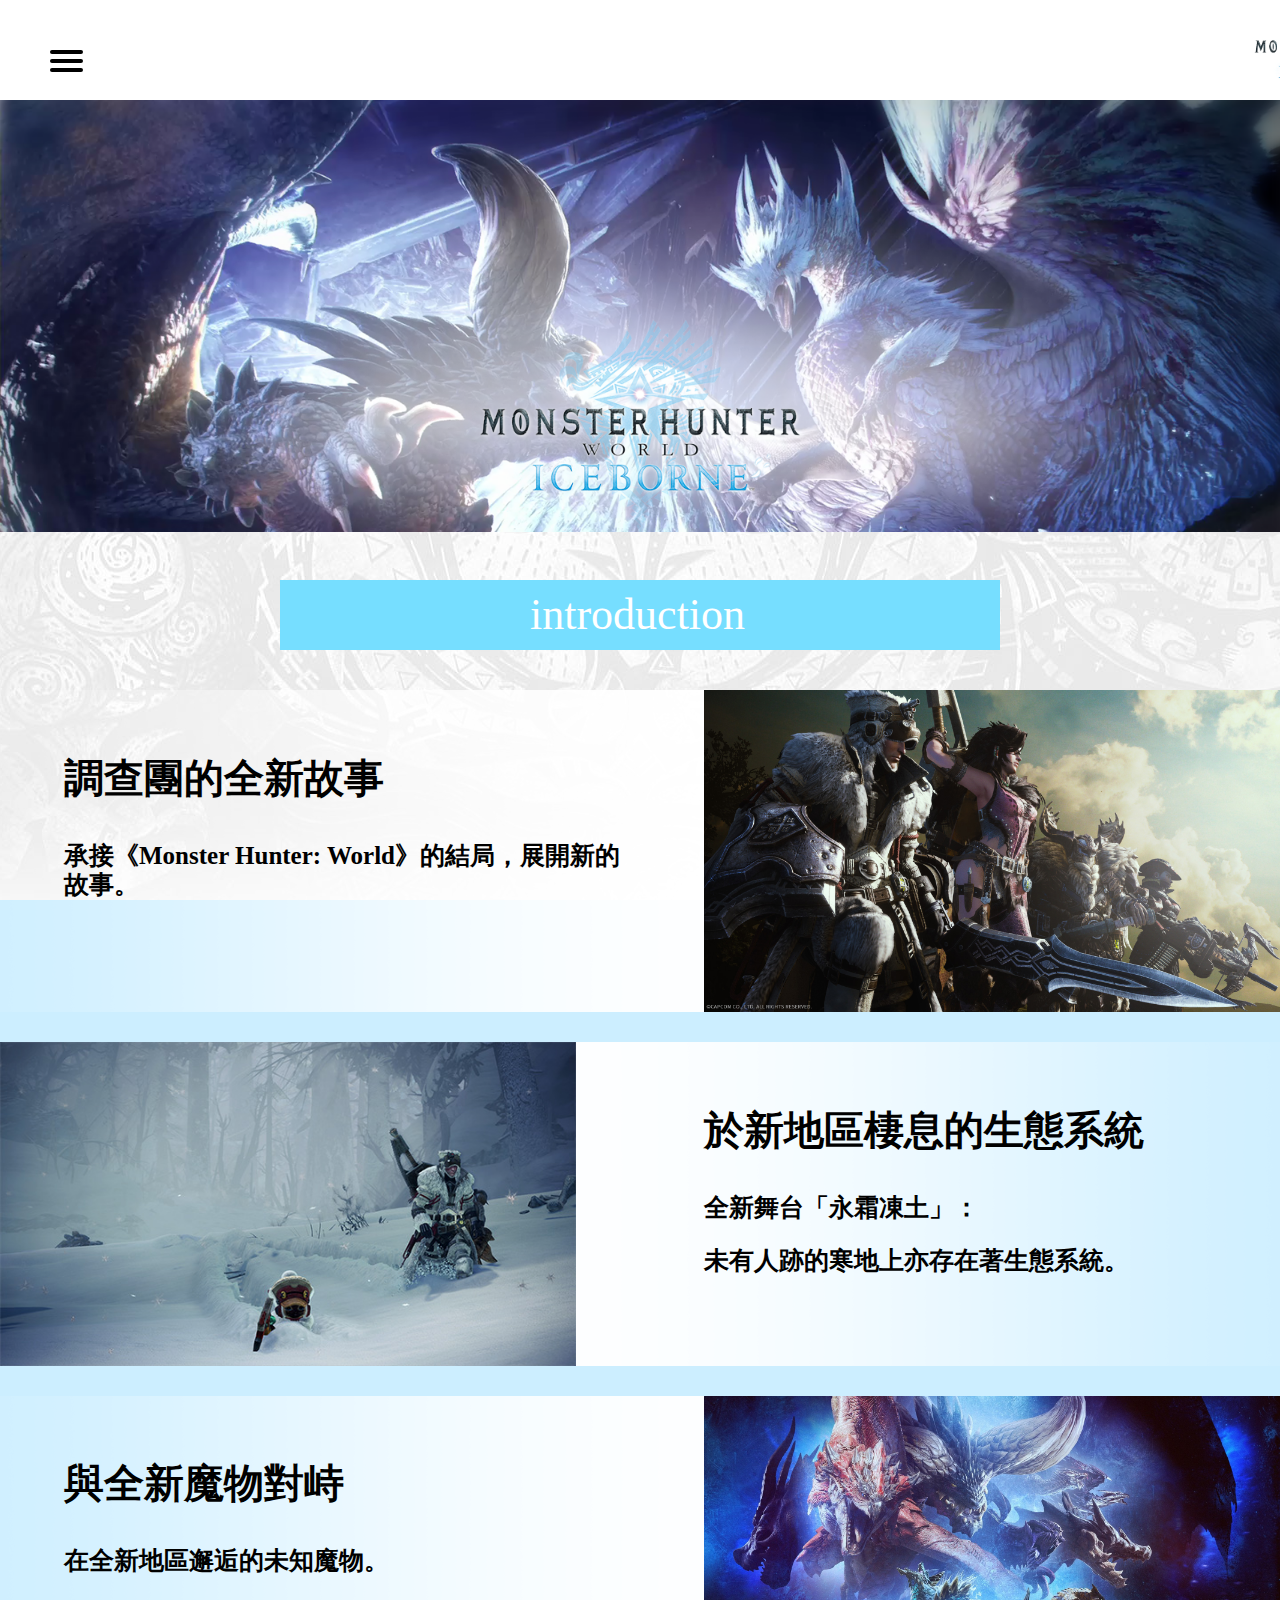
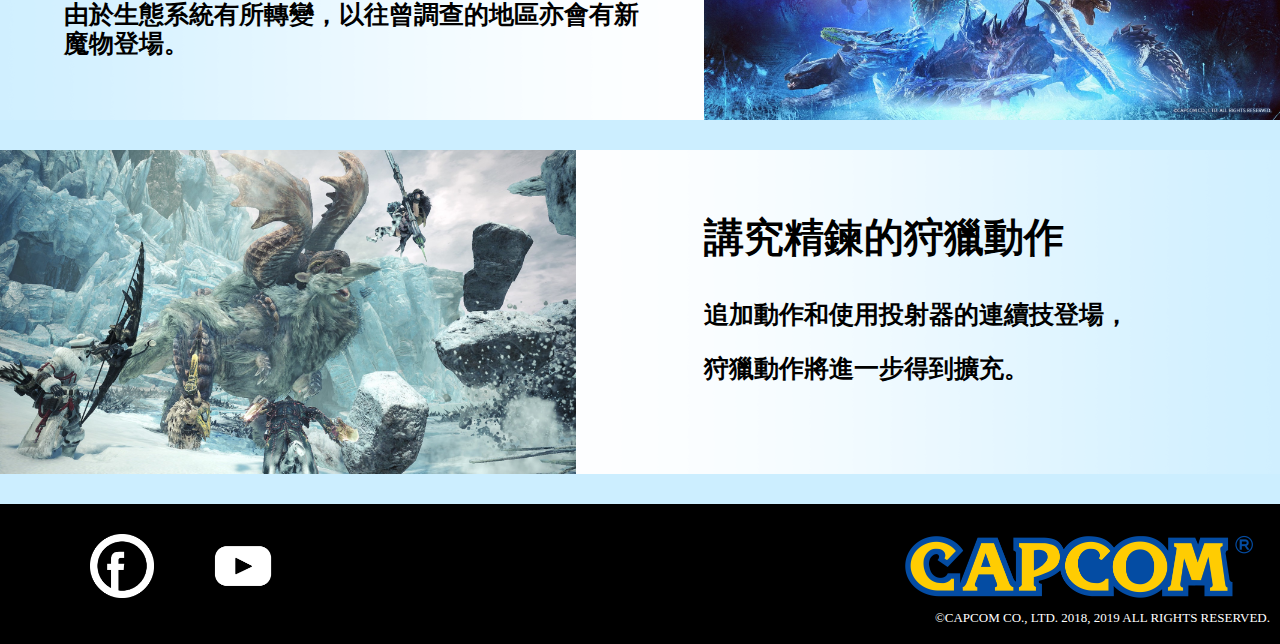
<file: index.html>
<!DOCTYPE html>

<html>
    <head>
        <title>HOMEPAGE</title>
        <link rel="stylesheet" type="text/css" href="css/normalize.css">
        <link rel="stylesheet" type="text/css" href="css/Hstyle.css">
        <meta name="viewport" content="width=device-width; initial-scale=1.0; maximum-scale=1.0; user-scalable=0;"> 
    </head>

    <body>
        <div class="container">
           <header>
               <div class="titlebar" >
               <nav role="navigation">
                <div id="menuToggle">
                  <input type="checkbox" />
                  <span></span>
                  <span></span>
                  <span></span>
                  <ul id="menu">
                    <a href="#"><li>NEWS</li></a>
                    <a href="#"><li>STORY</li></a>
                    <a href="monster.html" ><li>MONSTER</li></a>
                    <a href="#"><li>ECOSYSTEM</li></a>
                    <a href="#" ><li>HUNTING</li></a>
                  </ul>
                </div>
              </nav>
              <a href="index.html" title="回首頁">
                <img src="img/logo_iceborne_l.png" class="logo" alt="logo">
                </a>
             </div>
            <div class="coverbar">
               <nav>
                   <img src="img/head.png" alt="cover" class="cover">
               </nav>
            </div>
           </header> 
           <div class="inbox">
               <p class="introduction">introduction</p>
           </div>
           <div class="main1" class="mainbox">
           <article class="articlebox1">
               <p class="bigword">調查團的全新故事</p>
            <p>承接《Monster Hunter: World》的結局，展開新的故事。   
           </p></article>
           <img src="img/cover.jpg" alt="story"  class="image1">
           </div>
           <div class="main2" class="mainbox">
           <img src="img/iceborne.jpg" alt="ecosystem" class="image2" >
           <article  class="articlebox2">
            <p class="bigword">於新地區棲息的生態系統</p>
            <p>全新舞台「永霜凍土」：</p>
            <p>未有人跡的寒地上亦存在著生態系統。   
           </p></article>
           </div>
           <div class="main3" alt="monster" class="mainbox">
           <article  class="articlebox3">
            <p class="bigword">與全新魔物對峙</p>
            <p>在全新地區邂逅的未知魔物。</p>
            <p>由於生態系統有所轉變，以往曾調查的地區亦會有新魔物登場。
           </p></article>
           <img src="img/j_4HqavdoHt6Jw9qlh_zRDZvkop8VWpg6Nt1lNx68-s.jpg" class="image3">
           </div>
           <div class="main4" alt="hunting" class="mainbox">
           <img src="img/monster-hunter-world-iceborne-mhw-banbaro.jpg" class="image4">
           <article  class="articlebox4">
            <p class="bigword">講究精鍊的狩獵動作</p>
            <p>追加動作和使用投射器的連續技登場，</p>
            <p>狩獵動作將進一步得到擴充。
           </p></article>
           </div>
        </div>
    </body>
    <footer>
        <div class="footer2">
          <img class="fbicon" src="img/FB_WHITE.png" alt="fbicon">
          <img class="yticon" src="img/youtube-icon-FFFFFF.png" alt="yticon">
        <img class="capcomlogo" src="img/5592px-Capcom_logo.svg.png" alt="capcomicon" >
         
        </div>
        <div class="footer">
          <p class="capaomword">©CAPCOM CO., LTD. 2018, 2019 ALL RIGHTS RESERVED.</p>
        </div>
    </footer>
</html>
</file>
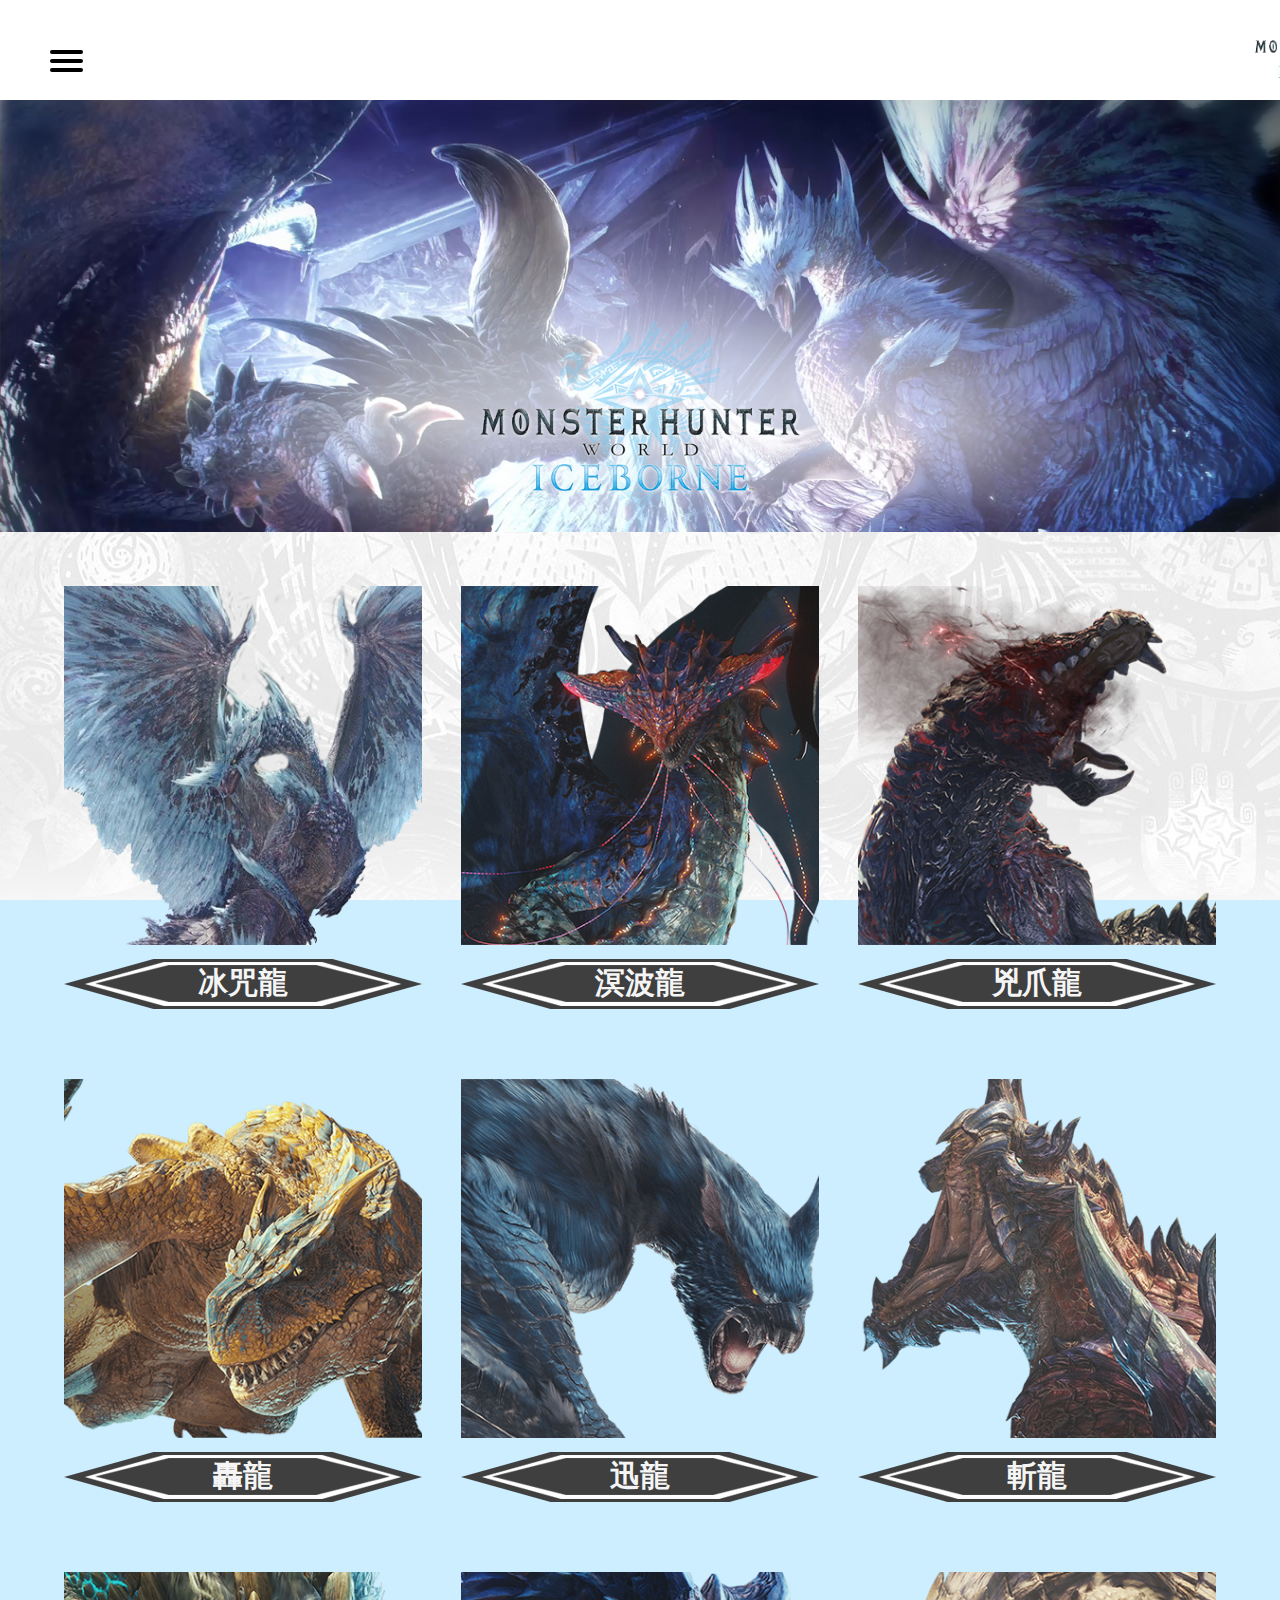
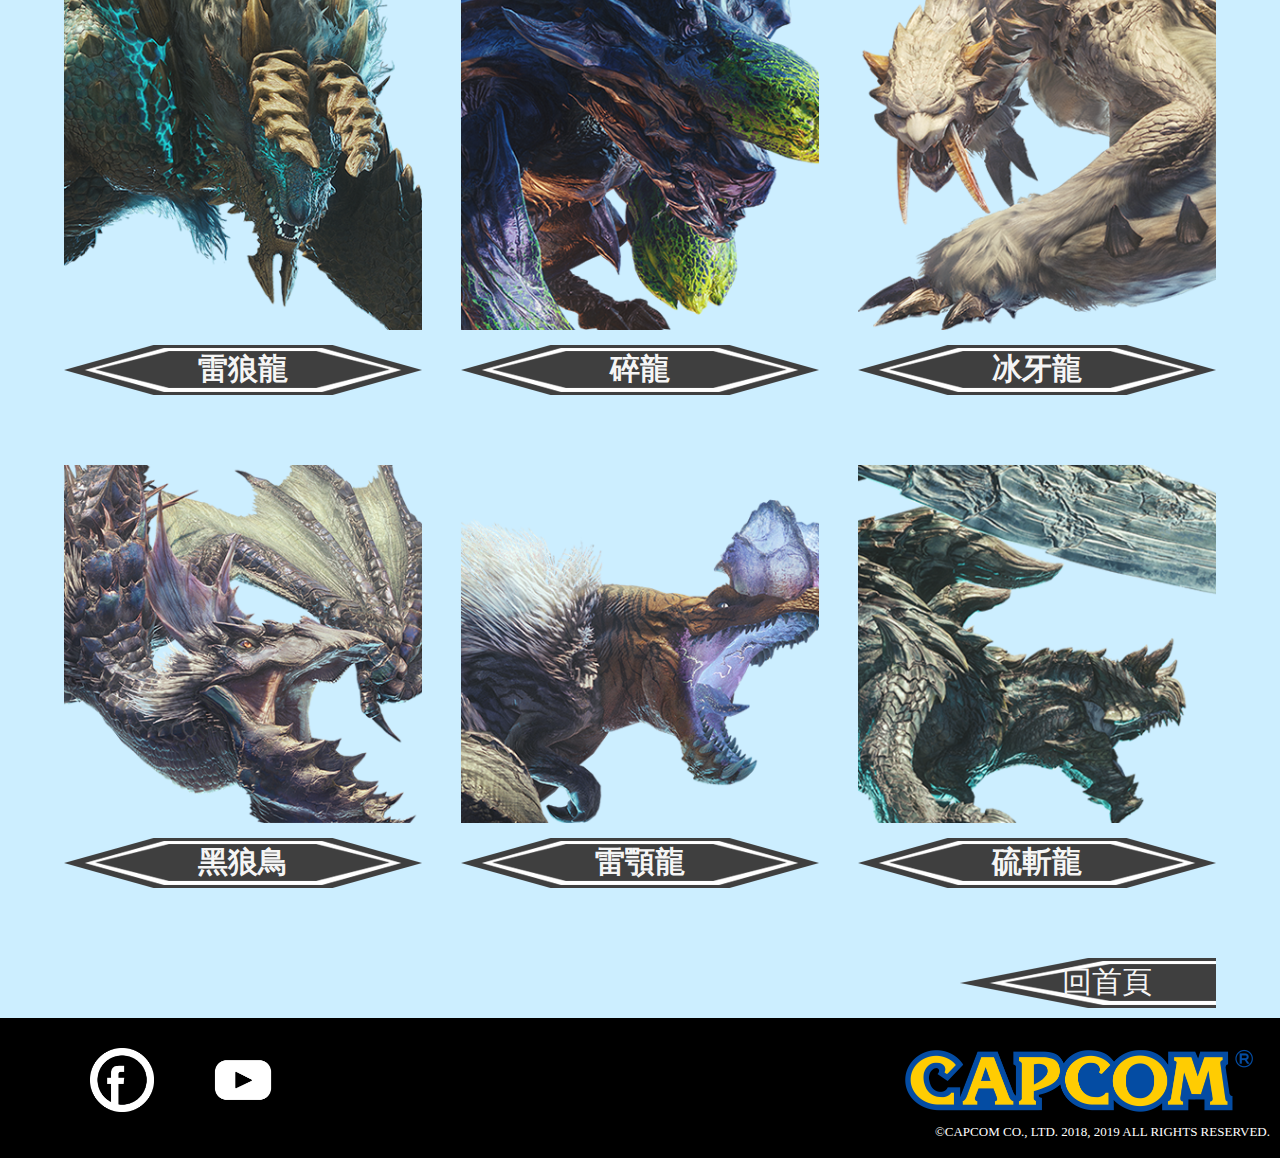
<file: monster.html>
<!DOCTYPE html>
<html>
   
     <head>
         <title>MONSTER</title>
        <link href="css\style.css" type="text/css" rel="stylesheet">
        <link href="css\normalize.css" type="text/css" rel="stylesheet">
        <meta name="viewport" content="width=device-width; initial-scale=1.0; maximum-scale=1.0; user-scalable=0;">
    </head> 
 <body>
    <div class="container">
        <header>
          <div class="titlebar" >
            <nav role="navigation">
             <div id="menuToggle">
               <input type="checkbox" />
               <span></span>
               <span></span>
               <span></span>
               <ul id="menu">
                 <a href="#"><li>NEWS</li></a>
                 <a href="#"><li>STORY</li></a>
                 <a href="monster.html"><li>MONSTER</li></a>
                 <a href="#"><li>ECOSYSTEM</li></a>
                 <a href="#" ><li>HUNTING</li></a>
               </ul>
             </div>
           </nav>
           <a href="index.html" title="回首頁">
             <img src="img/logo_iceborne_l.png" class="logo" alt="logo">
             </a>
          </div>
         <div class="coverbar">
            <nav>
                <img src="img/head.png" alt="cover" class="cover">
            </nav>
         </div>
        </header> 
    <div class="mainmonster" >
        <div class="monsterbox">
        <a href="冰咒龍.html" title="冰咒龍">
        <img src="img\monster01s.png" class="monstericon" alt="monster01">
        </a>
        <a href="冰咒龍.html" style="text-decoration:none;" title="冰咒龍">
        <div class="monsterintro"><p class="monsterword">冰咒龍</p></div>
        </a>
        </div>
        <div class="monsterbox">
          <a href="溟波龍.html" title="溟波龍">
        <img src="img\monster02s.png" class="monstericon" alt="monster02">
        </a> 
         <a href="溟波龍.html" style="text-decoration:none;" title="溟波龍">
        <div class="monsterintro"><p class="monsterword">溟波龍</p></div>
        </a> 
        </div>
        <div class="monsterbox">
         <a href="兇爪龍.html" title="兇爪龍">
        <img src="img\monster03s.png" class="monstericon" alt="monster03">
        </a>
         <a href="兇爪龍.html" style="text-decoration:none;" title="兇爪龍">
        <div class="monsterintro"><p class="monsterword">兇爪龍</p></div>
        </a>  
        </div>
        <div class="monsterbox">
         <a href="轟龍.html" title="轟龍">
        <img src="img\monster04s.png" class="monstericon" alt="monster04">
        </a>
        <a href="轟龍.html" style="text-decoration:none;" title="轟龍"> 
        <div class="monsterintro"><p class="monsterword">轟龍</p></div>
        </a>   
        </div>
        <div class="monsterbox">
         <a href="迅龍.html" title="迅龍">
        <img src="img\monster05s.png" class="monstericon" alt="monster05">
        </a> 
         <a href="迅龍.html" style="text-decoration:none;" title="迅龍">
        <div class="monsterintro"><p class="monsterword">迅龍</p></div>
        </a>   
        </div>
        <div class="monsterbox">
        <a href="斬龍.html" title="斬龍">
        <img src="img\monster06s.png" class="monstericon" alt="monster06">
        </a> 
        <a href="斬龍.html" style="text-decoration:none;" title="斬龍">
        <div class="monsterintro"><p class="monsterword">斬龍</p></div>
        </a>   
        </div>
        <div class="monsterbox">
         <a href="雷狼龍.html" title="雷狼龍">
        <img src="img\monster07s.png" class="monstericon" alt="monster07">
        </a>  
         <a href="雷狼龍.html" style="text-decoration:none;" title="雷狼龍">
        <div class="monsterintro"><p class="monsterword">雷狼龍</p></div>
        </a>  
        </div>
        <div class="monsterbox">
        <a href="碎龍.html" title="碎龍">
        <img src="img\monster08s.png" class="monstericon" alt="monster08">
        </a>   
         <a href="碎龍.html" style="text-decoration:none;" title="碎龍">
        <div class="monsterintro"><p class="monsterword">碎龍</p></div>
        </a>
        </div>
        <div class="monsterbox">
         <a href="冰牙龍.html" title="冰牙龍">
        <img src="img\monster09s.png" class="monstericon" alt="monster09">
        </a> 
         <a href="冰牙龍.html" style="text-decoration:none;" title="冰牙龍">
        <div class="monsterintro"><p class="monsterword">冰牙龍</p></div>
        </a>   
        </div>
        <div class="monsterbox">
        <a href="黑狼鳥.html" title="黑狼鳥">
        <img src="img\monster10s.png" class="monstericon" alt="monster10">
        </a> 
         <a href="黑狼鳥.html" style="text-decoration:none;" title="黑狼鳥">
        <div class="monsterintro"><p class="monsterword">黑狼鳥</p></div>
        </a>  
        </div>
        <div class="monsterbox">
         <a href="雷顎龍.html" title="雷顎龍">
        <img src="img\monster11s.png" class="monstericon" alt="monster11">
        </a>
         <a href="雷顎龍.html" style="text-decoration:none;" title="雷顎龍">
        <div class="monsterintro"><p class="monsterword">雷顎龍</p></div>
        </a>    
        </div>
        <div class="monsterbox">
         <a href="硫斬龍.html" title="硫斬龍">
        <img src="img\monster12s.png" class="monstericon" alt="monster12">
        </a> 
         <a href="硫斬龍.html" style="text-decoration:none;" title="硫斬龍">
        <div class="monsterintro"><p class="monsterword">硫斬龍</p></div>
        </a>   
        </div>
        <div class="backbox">
        <a href="index.html" style="text-decoration:none;" title="回首頁">
        <div class="back"><p class="backword">回首頁</p></div>
        </a>
        </div>
    </div>
       
     </div>
 </body>
 <footer>
    <div class="footer2">
      <img class="fbicon" src="img/FB_WHITE.png" alt="fbicon">
      <img class="yticon" src="img/youtube-icon-FFFFFF.png" alt="yticon">
    <img class="capcomlogo" src="img/5592px-Capcom_logo.svg.png" alt="capcomicon" >
     
    </div>
    <div class="footer">
      <p class="capaomword">©CAPCOM CO., LTD. 2018, 2019 ALL RIGHTS RESERVED.</p>
    </div>
</footer>
    
    
    </html>
</file>
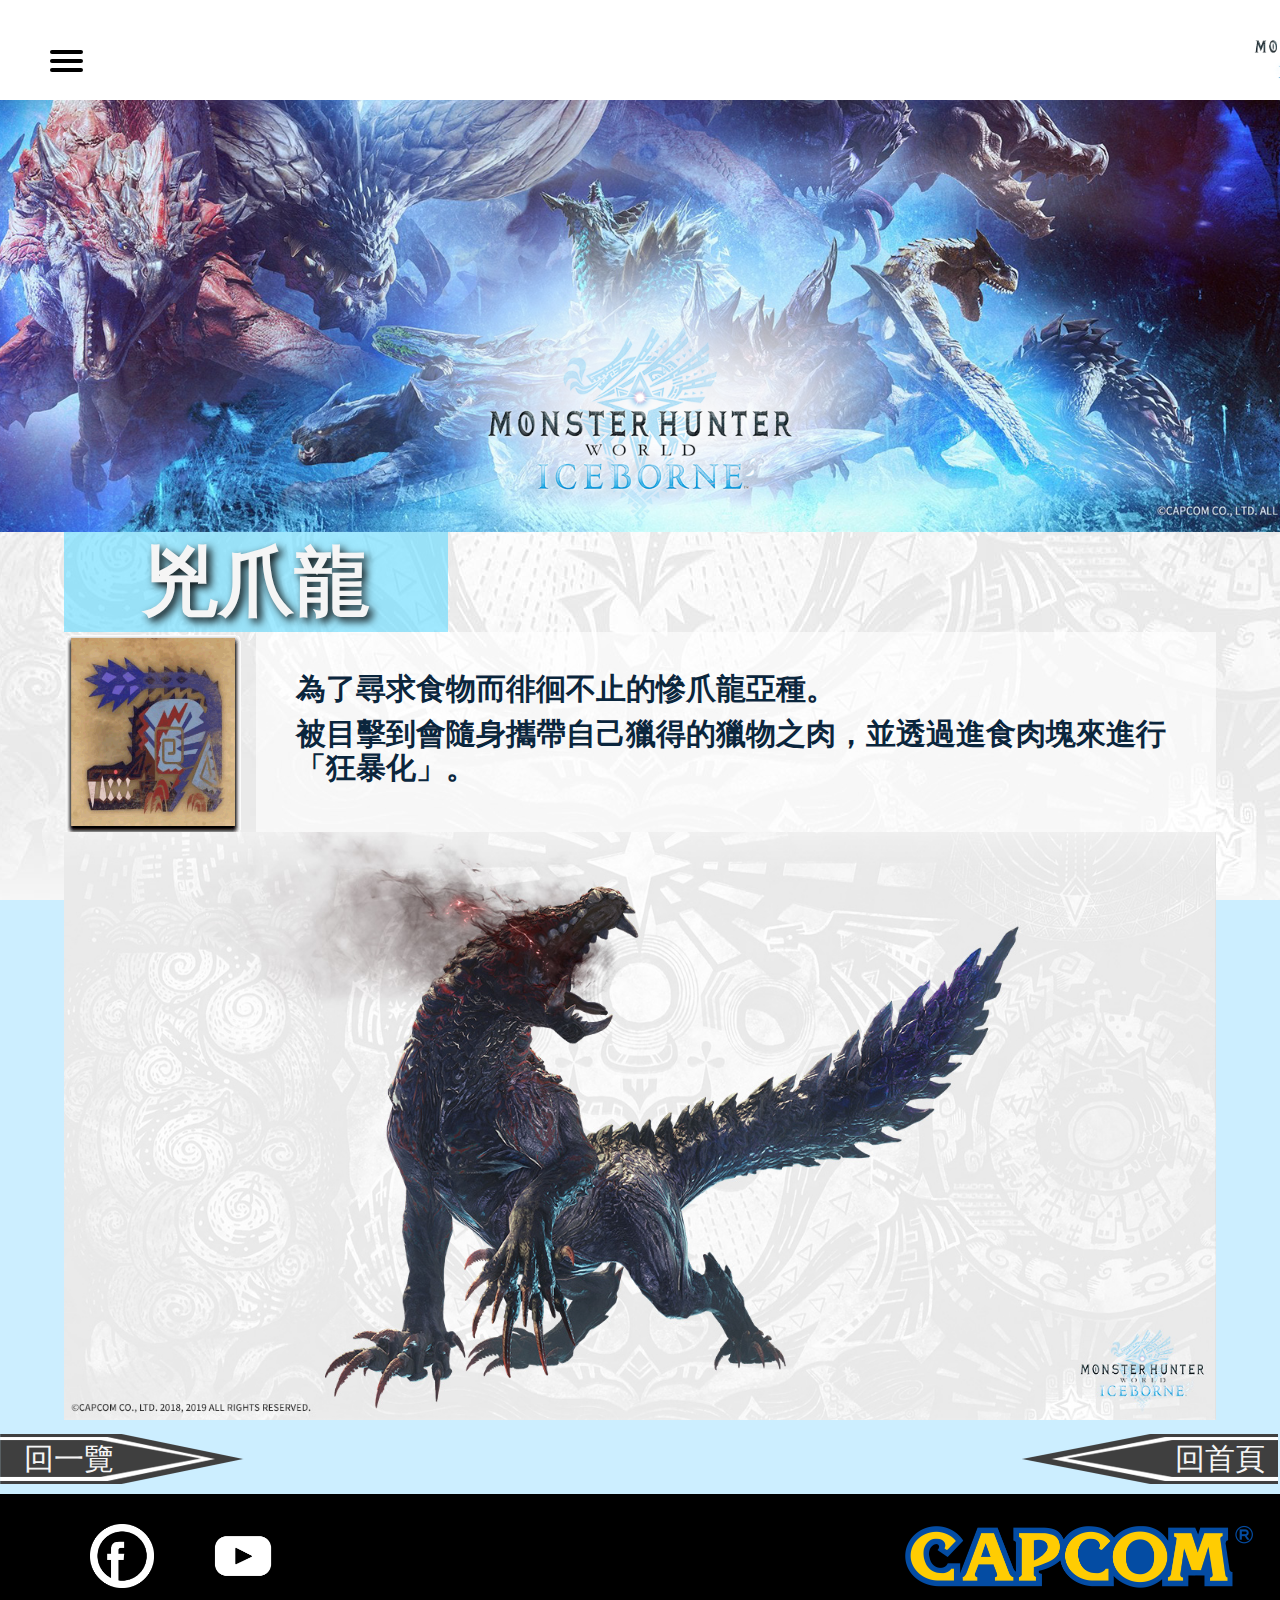
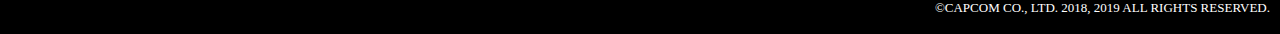
<file: 兇爪龍.html>
<!DOCTYPE html>
<html>
   
     <head>
         <title>兇爪龍</title>
        <link href="css\styleM.css" type="text/css" rel="stylesheet">
        <link href="css\normalize.css" type="text/css" rel="stylesheet">
        <meta name="viewport" content="width=device-width; initial-scale=1.0; maximum-scale=1.0; user-scalable=0;">
    </head> 
 <body>
    <div class="container">
        <header>
            <div class="titlebar" >
                <nav role="navigation">
                 <div id="menuToggle">
                   <input type="checkbox" />
                   <span></span>
                   <span></span>
                   <span></span>
                   <ul id="menu">
                     <a href="#"><li>NEWS</li></a>
                     <a href="#"><li>STORY</li></a>
                     <a href="monster.html"><li>MONSTER</li></a>
                     <a href="#"><li>ECOSYSTEM</li></a>
                     <a href="#" ><li>HUNTING</li></a>
                   </ul>
                 </div>
               </nav>
               <a href="index.html" title="回首頁">
                 <img src="img/logo_iceborne_l.png" class="logo" alt="logo">
                 </a>
              </div>
         <div class="coverbar">
            <img src="img/head2.png" alt="cover" class="cover">
         </div>
         <!--<nav>
            <ul class="navbar">
                <il class="news">NEWS</il>
                <il class="story">STORY</il>
                <il class="ecosystem">ECOSYSTEM</il>
                <a class="monster" href="monster.html" style="text-decoration:none;" class="monster:hover" title="monster">
                        <il >MONSTER</il>
                        </a>
                <il class="hunting">HUNTING</il>
            </ul>
        </nav>-->
        </header> 
    <div class="mainblock">
           <div class="monsternameblock"><p class="monstername">兇爪龍</p></div>
           <div class="monsterintroblock">
            <img src="img\兇爪.png" class="monstericon" alt="monsterimg">
               <div class="articleblock">
                    <p class="monsterword">為了尋求食物而徘徊不止的慘爪龍亞種。</p>
                    <p class="monsterword">被目擊到會隨身攜帶自己獵得的獵物之肉，並透過進食肉塊來進行「狂暴化」。</p>
               </div>
            </div>
           <img src="img\monster_08_large.jpg" class="mainmonster" alt="monster02">
           <div class="backbox">
            <a href="monster.html" style="text-decoration:none;" title="回一覽"class="back2">
             <p class="backword2">回一覽</p>
                    </a>
            <a href="index.html" style="text-decoration:none;" title="回首頁"class="back">
      <p class="backword">回首頁</p>
                </a>
        </div>
          
    </div>
     </div>
 </body>
 <footer>
    <div class="footer2">
      <img class="fbicon" src="img/FB_WHITE.png" alt="fbicon">
      <img class="yticon" src="img/youtube-icon-FFFFFF.png" alt="yticon">
    <img class="capcomlogo" src="img/5592px-Capcom_logo.svg.png" alt="capcomicon" >
     
    </div>
    <div class="footer">
      <p class="capaomword">©CAPCOM CO., LTD. 2018, 2019 ALL RIGHTS RESERVED.</p>
    </div>
</footer>
</html>
</file>
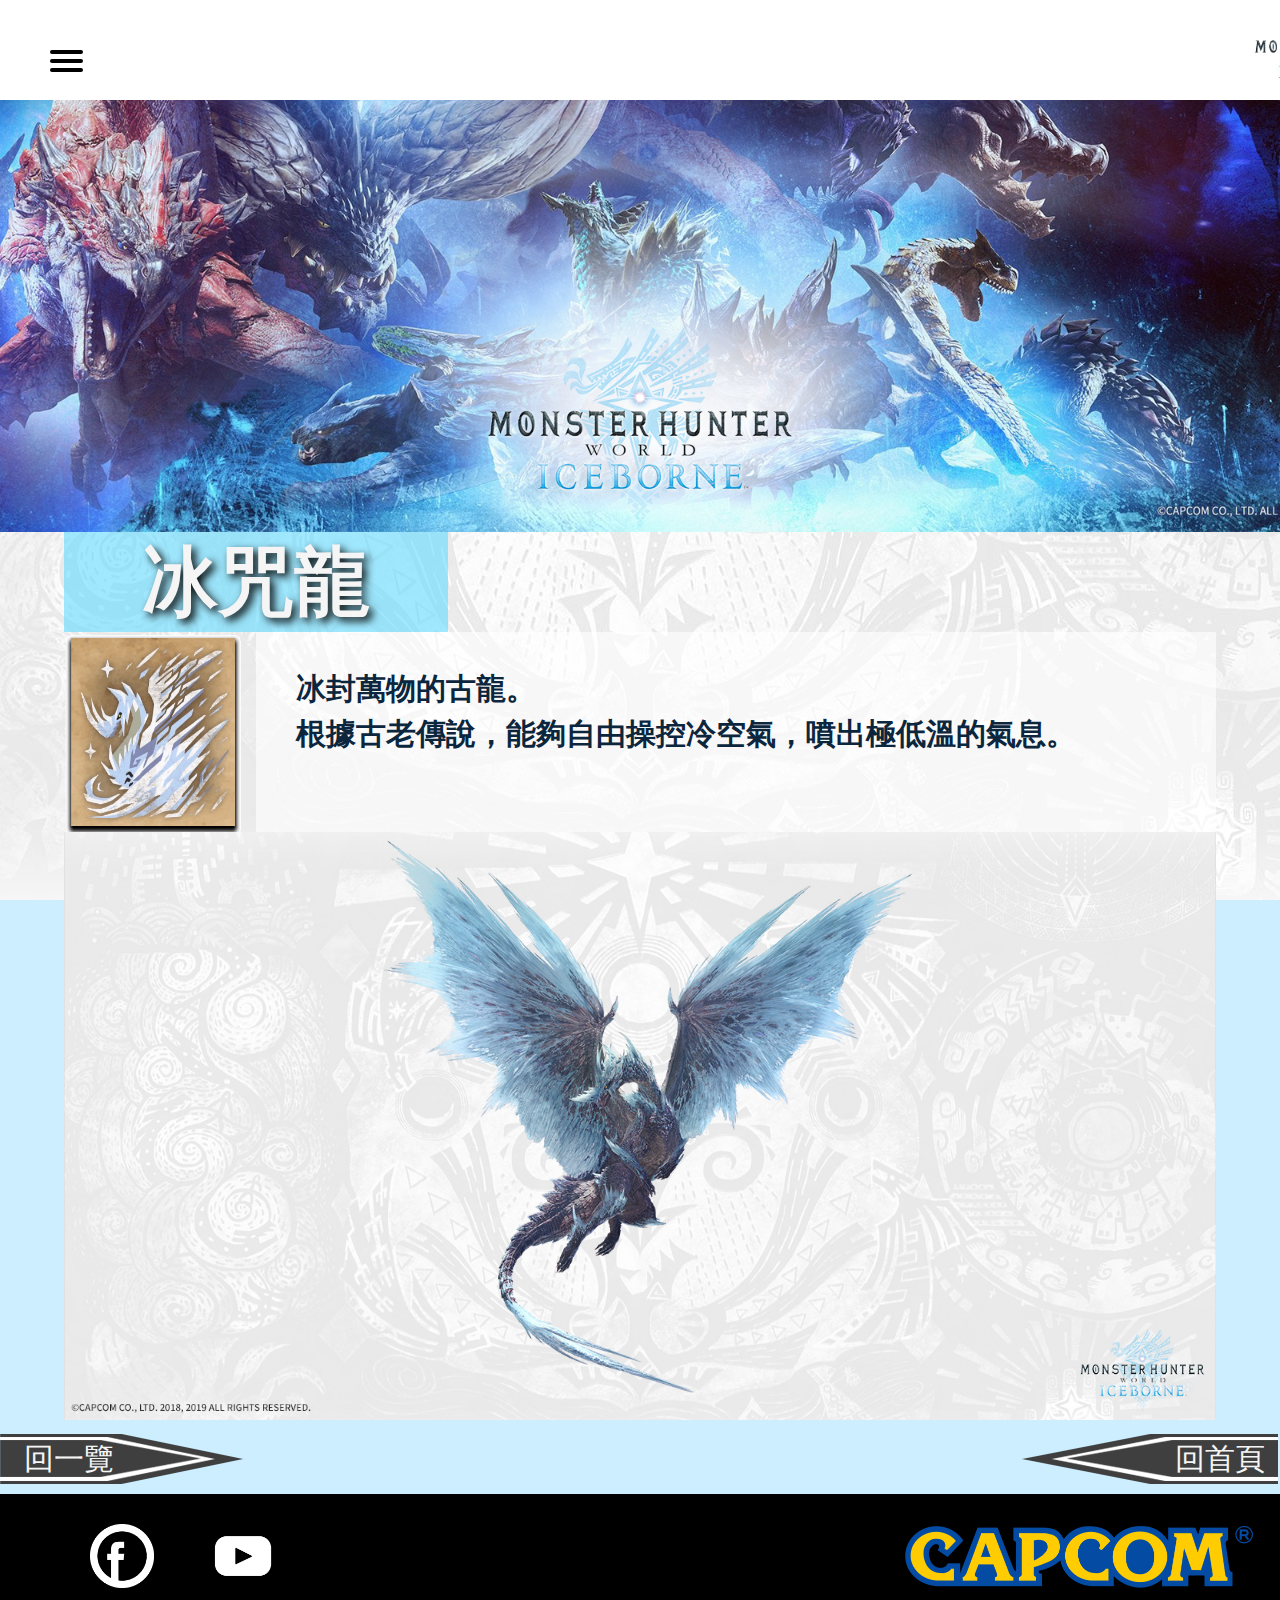
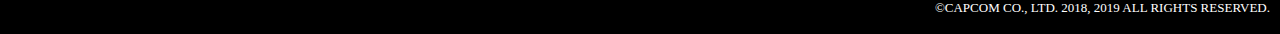
<file: 冰咒龍.html>
<!DOCTYPE html>
<html>
   
     <head>
         <title>冰咒龍</title>
        <link href="css\styleM.css" type="text/css" rel="stylesheet">
        <link href="css\normalize.css" type="text/css" rel="stylesheet">
        <meta name="viewport" content="width=device-width; initial-scale=1.0; maximum-scale=1.0; user-scalable=0;">
    </head> 
 <body>
    <div class="container">
        <header>
            <div class="titlebar" >
                <nav role="navigation">
                 <div id="menuToggle">
                   <input type="checkbox" />
                   <span></span>
                   <span></span>
                   <span></span>
                   <ul id="menu">
                     <a href="#"><li>NEWS</li></a>
                     <a href="#"><li>STORY</li></a>
                     <a href="monster.html"><li>MONSTER</li></a>
                     <a href="#"><li>ECOSYSTEM</li></a>
                     <a href="#" ><li>HUNTING</li></a>
                   </ul>
                 </div>
               </nav>
               <a href="index.html" title="回首頁">
                 <img src="img/logo_iceborne_l.png" class="logo" alt="logo">
                 </a>
              </div>
         <div class="coverbar">
            <img src="img/head2.png" alt="cover" class="cover">
         </div>
        </header> 
    <div class="mainblock">
           <div class="monsternameblock"><p class="monstername">冰咒龍</p></div>
           <div class="monsterintroblock">
               <img src="img\冰咒.png" class="monstericon" alt="monsterimg">
               <div class="articleblock">
                    <p class="monsterword">冰封萬物的古龍。</p>
                    <p class="monsterword">根據古老傳說，能夠自由操控冷空氣，噴出極低溫的氣息。</p>
               </div>
            </div>
           <img src="img\monster_main_large.jpg" class="mainmonster" alt="monster01">
           <div class="backbox">
            <a href="monster.html" style="text-decoration:none;" title="回一覽"class="back2">
             <p class="backword2">回一覽</p>
                    </a>
            <a href="index.html" style="text-decoration:none;" title="回首頁"class="back">
      <p class="backword">回首頁</p>
                </a>
        </div>
          
    </div>
     </div>
 </body>
 <footer>
    <div class="footer2">
      <img class="fbicon" src="img/FB_WHITE.png" alt="fbicon">
      <img class="yticon" src="img/youtube-icon-FFFFFF.png" alt="yticon">
    <img class="capcomlogo" src="img/5592px-Capcom_logo.svg.png" alt="capcomicon" >
     
    </div>
    <div class="footer">
      <p class="capaomword">©CAPCOM CO., LTD. 2018, 2019 ALL RIGHTS RESERVED.</p>
    </div>
</footer>
</html>
    
    </html>
</file>
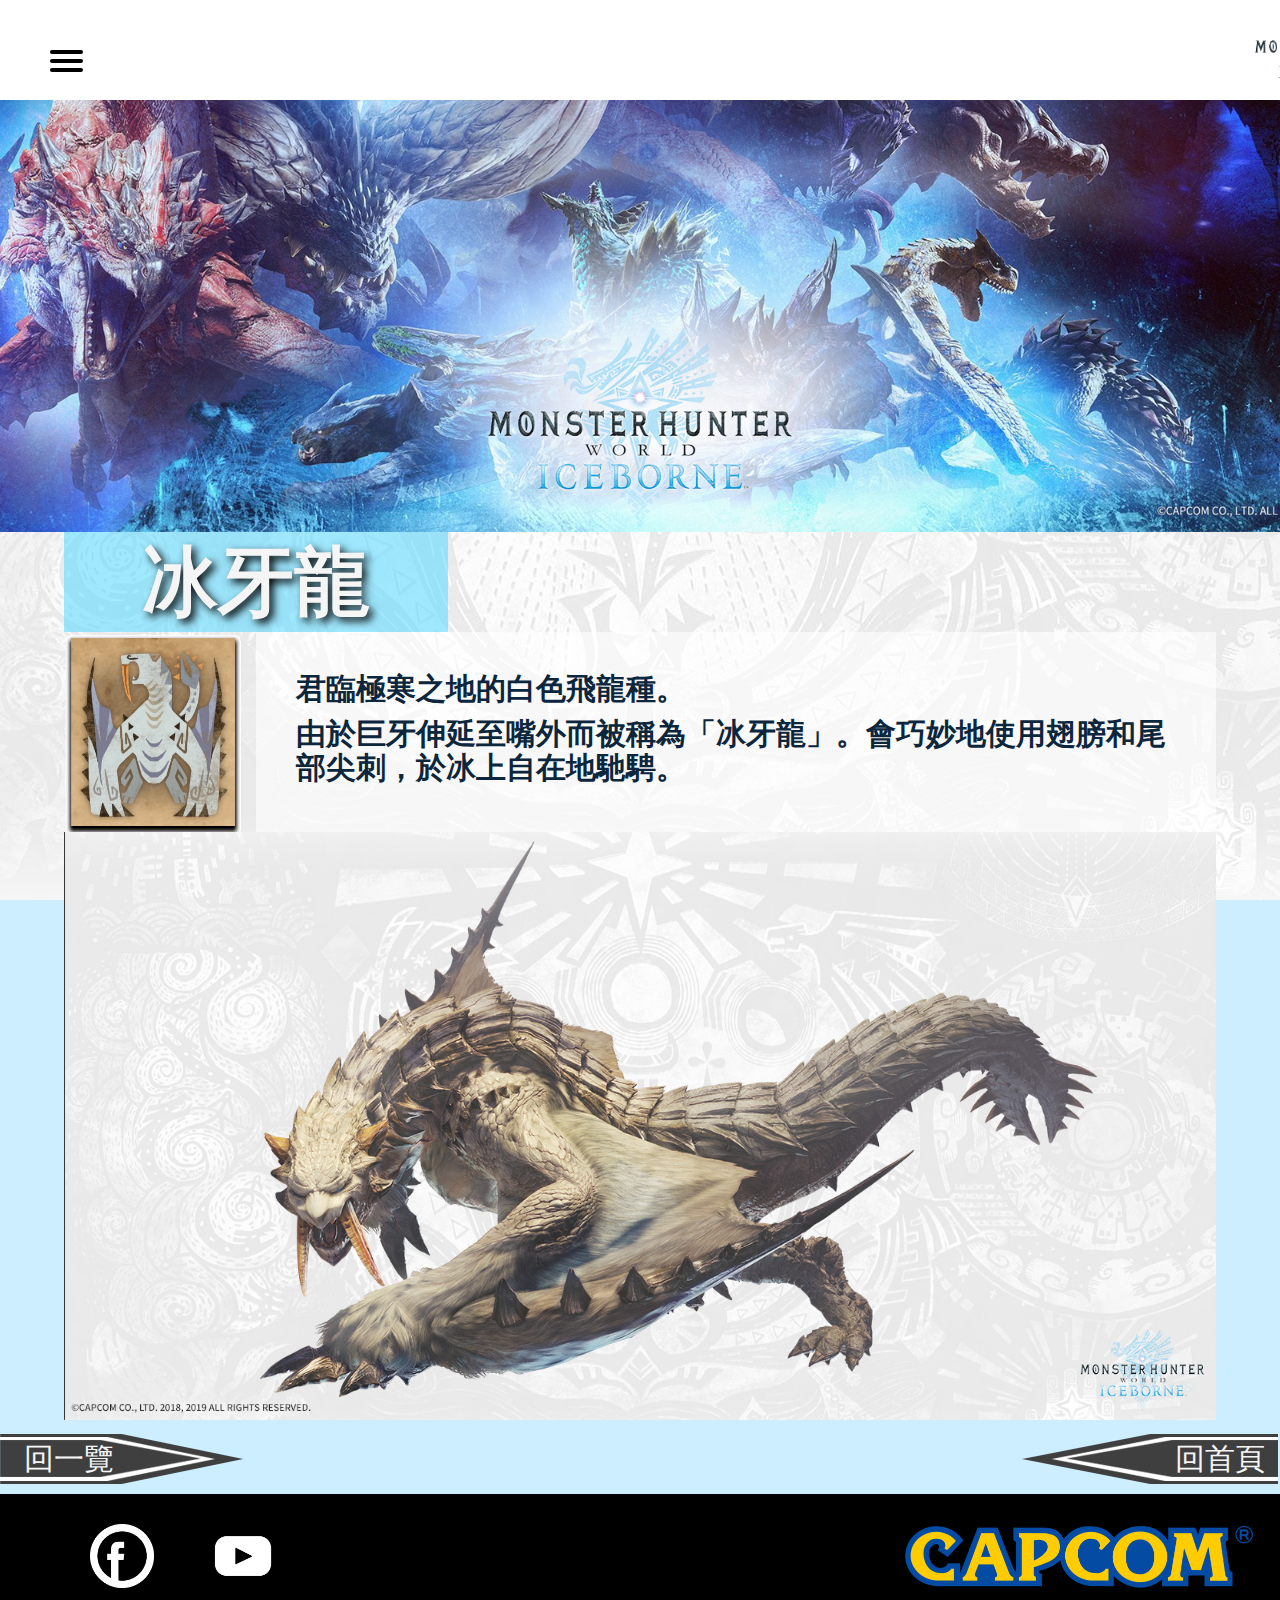
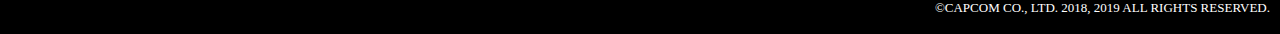
<file: 冰牙龍.html>
<!DOCTYPE html>
<html>
   
     <head>
         <title>冰牙龍</title>
        <link href="css\styleM.css" type="text/css" rel="stylesheet">
        <link href="css\normalize.css" type="text/css" rel="stylesheet">
        <meta name="viewport" content="width=device-width; initial-scale=1.0; maximum-scale=1.0; user-scalable=0;">
    </head> 
 <body>
    <div class="container">
        <header>
            <div class="titlebar" >
                <nav role="navigation">
                 <div id="menuToggle">
                   <input type="checkbox" />
                   <span></span>
                   <span></span>
                   <span></span>
                   <ul id="menu">
                     <a href="#"><li>NEWS</li></a>
                     <a href="#"><li>STORY</li></a>
                     <a href="monster.html"><li>MONSTER</li></a>
                     <a href="#"><li>ECOSYSTEM</li></a>
                     <a href="#" ><li>HUNTING</li></a>
                   </ul>
                 </div>
               </nav>
               <a href="index.html" title="回首頁">
                 <img src="img/logo_iceborne_l.png" class="logo" alt="logo">
                 </a>
              </div>
         <div class="coverbar">
            <img src="img/head2.png" alt="cover" class="cover">
         </div>
        </header> 
    <div class="mainblock">
           <div class="monsternameblock"><p class="monstername">冰牙龍</p></div>
           <div class="monsterintroblock">
            <img src="img\冰牙.png" class="monstericon" alt="monsterimg">
               <div class="articleblock">
                    <p class="monsterword">君臨極寒之地的白色飛龍種。</p>
                    <p class="monsterword">由於巨牙伸延至嘴外而被稱為「冰牙龍」。會巧妙地使用翅膀和尾部尖刺，於冰上自在地馳騁。</p>
               </div>
            </div>
           <img src="img\monster_10_large.jpg" class="mainmonster" alt="monster02">
           <div class="backbox">
            <a href="monster.html" style="text-decoration:none;" title="回一覽"class="back2">
             <p class="backword2">回一覽</p>
                    </a>
            <a href="index.html" style="text-decoration:none;" title="回首頁"class="back">
      <p class="backword">回首頁</p>
                </a>
        </div>
          
    </div>
     </div>
 </body>
 <footer>
    <div class="footer2">
      <img class="fbicon" src="img/FB_WHITE.png" alt="fbicon">
      <img class="yticon" src="img/youtube-icon-FFFFFF.png" alt="yticon">
    <img class="capcomlogo" src="img/5592px-Capcom_logo.svg.png" alt="capcomicon" >
     
    </div>
    <div class="footer">
      <p class="capaomword">©CAPCOM CO., LTD. 2018, 2019 ALL RIGHTS RESERVED.</p>
    </div>
</footer>
</html>
</file>
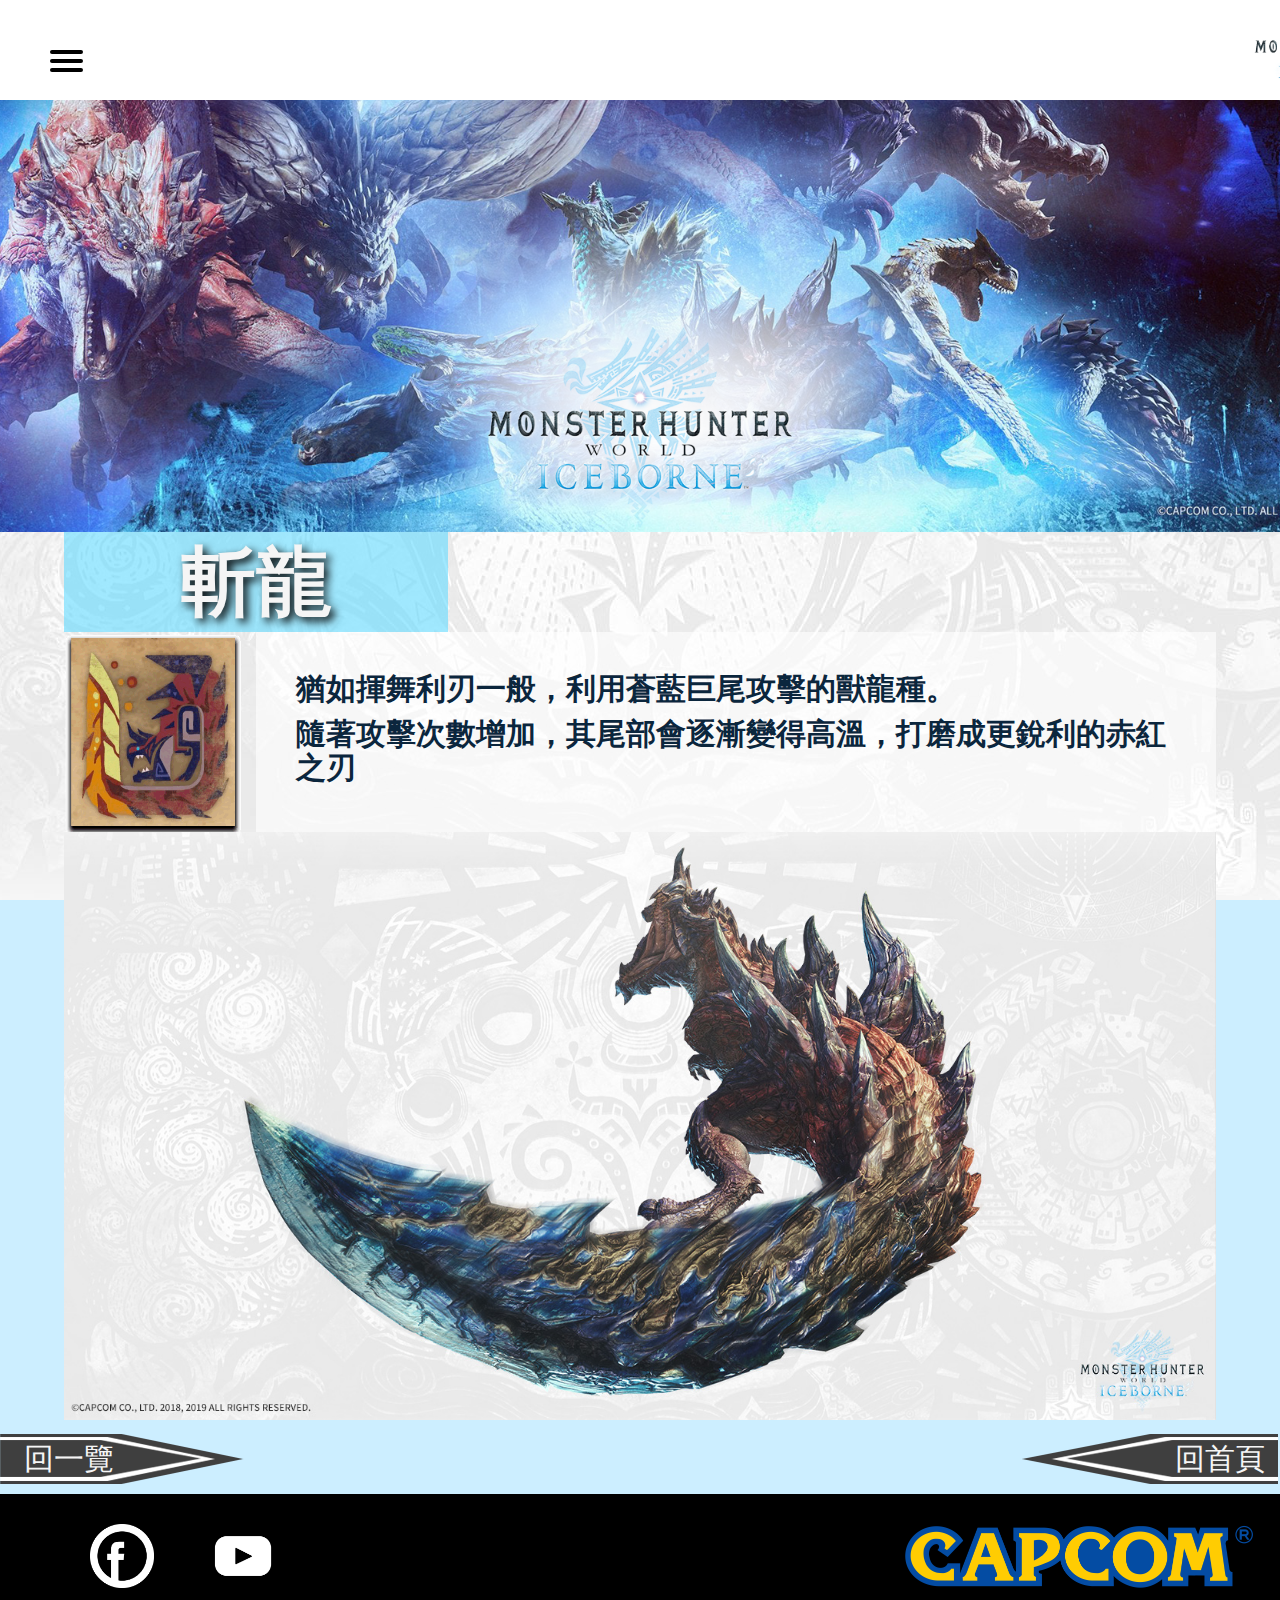
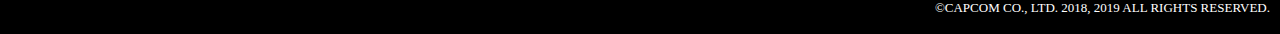
<file: 斬龍.html>
<!DOCTYPE html>
<html>
   
     <head>
         <title>斬龍</title>
        <link href="css\styleM.css" type="text/css" rel="stylesheet">
        <link href="css\normalize.css" type="text/css" rel="stylesheet">
        <meta name="viewport" content="width=device-width; initial-scale=1.0; maximum-scale=1.0; user-scalable=0;">
    </head> 
 <body>
    <div class="container">
        <header>
            <div class="titlebar" >
                <nav role="navigation">
                 <div id="menuToggle">
                   <input type="checkbox" />
                   <span></span>
                   <span></span>
                   <span></span>
                   <ul id="menu">
                     <a href="#"><li>NEWS</li></a>
                     <a href="#"><li>STORY</li></a>
                     <a href="monster.html"><li>MONSTER</li></a>
                     <a href="#"><li>ECOSYSTEM</li></a>
                     <a href="#" ><li>HUNTING</li></a>
                   </ul>
                 </div>
               </nav>
               <a href="index.html" title="回首頁">
                 <img src="img/logo_iceborne_l.png" class="logo" alt="logo">
                 </a>
              </div>
         <div class="coverbar">
            <img src="img/head2.png" alt="cover" class="cover">
         </div>
         <!--<nav>
            <ul class="navbar">
                <il class="news">NEWS</il>
                <il class="story">STORY</il>
                <il class="ecosystem">ECOSYSTEM</il>
                <a class="monster" href="monster.html" style="text-decoration:none;" class="monster:hover" title="monster">
                        <il >MONSTER</il>
                        </a>
                <il class="hunting">HUNTING</il>
            </ul>
        </nav>-->
        </header> 
    <div class="mainblock">
           <div class="monsternameblock"><p class="monstername">斬龍</p></div>
           <div class="monsterintroblock">
            <img src="img\斬龍.png" class="monstericon" alt="monsterimg">
               <div class="articleblock">
                    <p class="monsterword">猶如揮舞利刃一般，利用蒼藍巨尾攻擊的獸龍種。</p>
                    <p class="monsterword">隨著攻擊次數增加，其尾部會逐漸變得高溫，打磨成更銳利的赤紅之刃</p>
               </div>
            </div>
           <img src="img\monster_06_large.jpg" class="mainmonster" alt="monster02">
           <div class="backbox">
            <a href="monster.html" style="text-decoration:none;" title="回一覽"class="back2">
             <p class="backword2">回一覽</p>
                    </a>
            <a href="index.html" style="text-decoration:none;" title="回首頁"class="back">
      <p class="backword">回首頁</p>
                </a>
        </div>
    </div>
       
     </div>
 </body>
 <footer>
    <div class="footer2">
      <img class="fbicon" src="img/FB_WHITE.png" alt="fbicon">
      <img class="yticon" src="img/youtube-icon-FFFFFF.png" alt="yticon">
    <img class="capcomlogo" src="img/5592px-Capcom_logo.svg.png" alt="capcomicon" >
     
    </div>
    <div class="footer">
      <p class="capaomword">©CAPCOM CO., LTD. 2018, 2019 ALL RIGHTS RESERVED.</p>
    </div>
</footer>
</html>
</file>
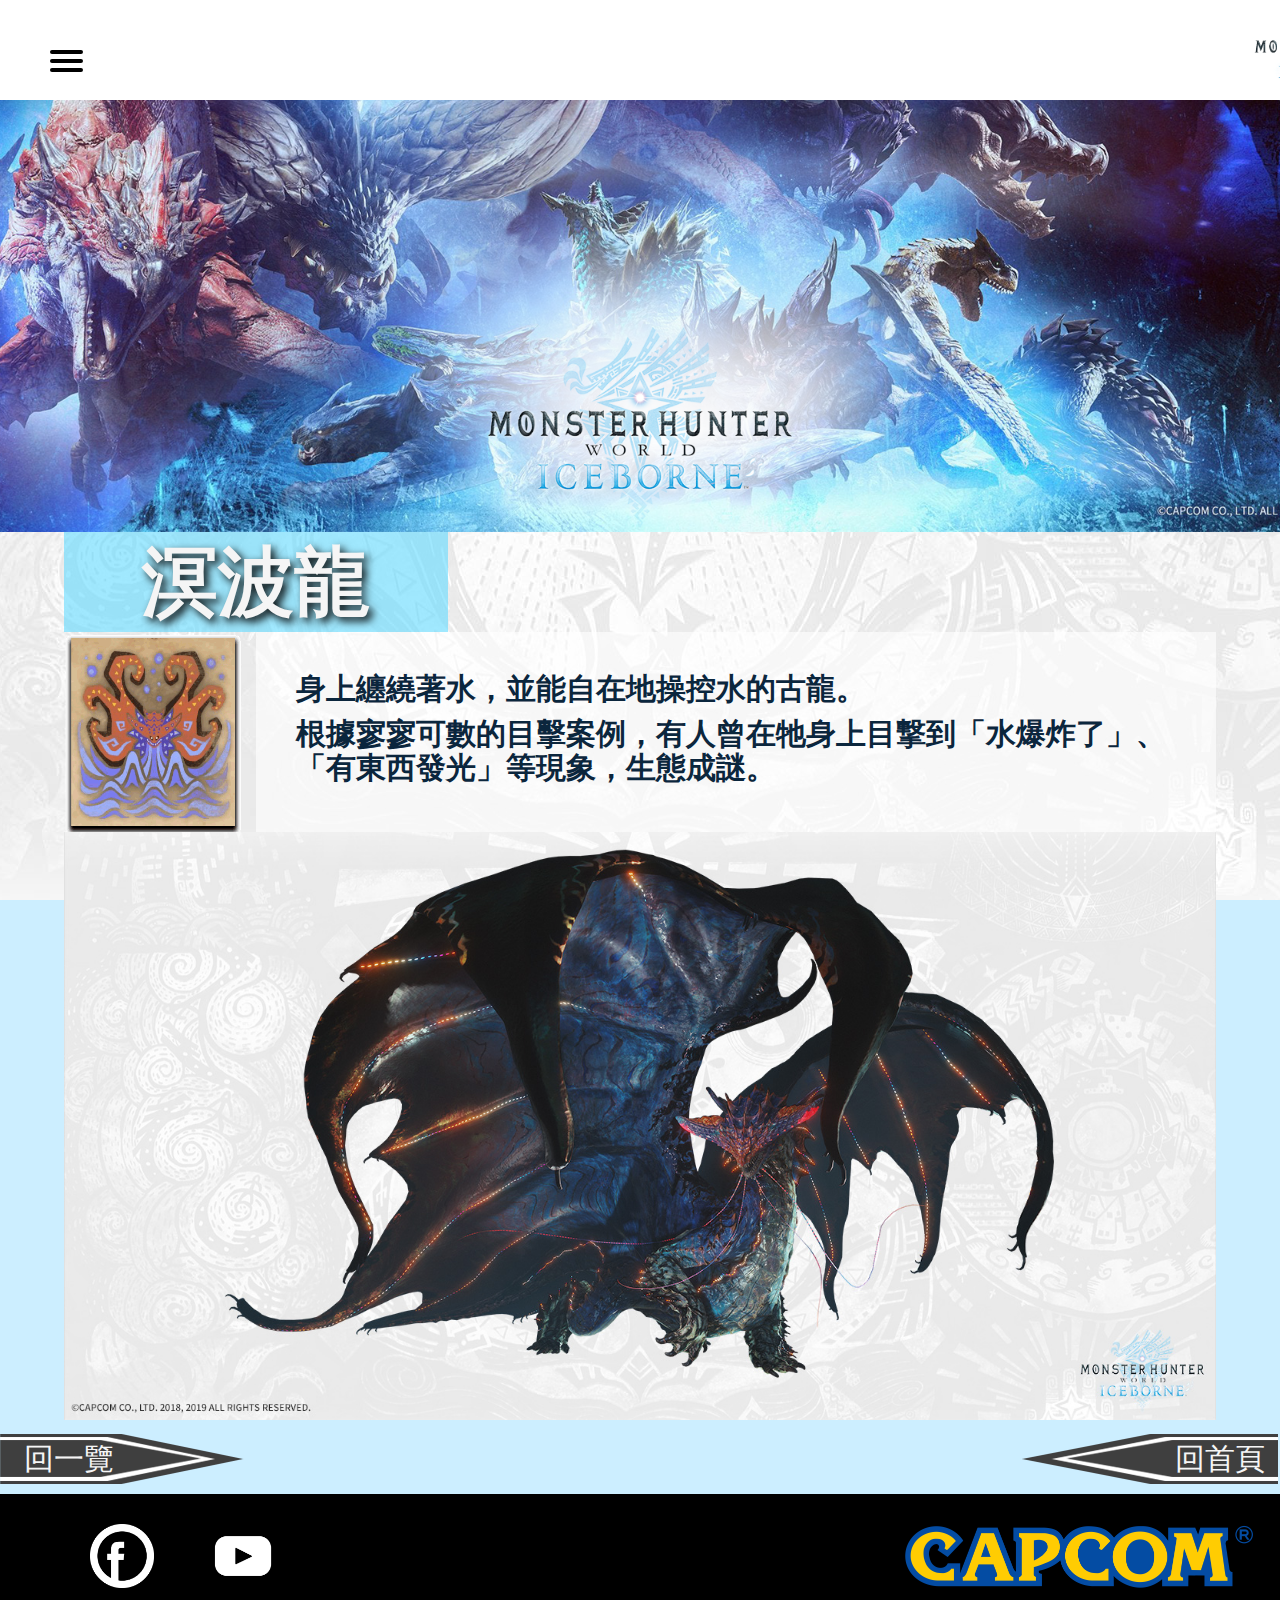
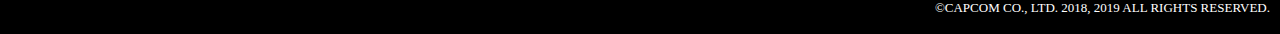
<file: 溟波龍.html>
<!DOCTYPE html>
<html>
   
     <head>
         <title>溟波龍</title>
         <link href="css\styleM.css" type="text/css" rel="stylesheet">
         <link href="css\normalize.css" type="text/css" rel="stylesheet">
         <meta name="viewport" content="width=device-width; initial-scale=1.0; maximum-scale=1.0; user-scalable=0;">
    </head> 
 <body>
    <div class="container">
        <header>
            <div class="titlebar" >
                <nav role="navigation">
                 <div id="menuToggle">
                   <input type="checkbox" />
                   <span></span>
                   <span></span>
                   <span></span>
                   <ul id="menu">
                     <a href="#"><li>NEWS</li></a>
                     <a href="#"><li>STORY</li></a>
                     <a href="monster.html"><li>MONSTER</li></a>
                     <a href="#"><li>ECOSYSTEM</li></a>
                     <a href="#" ><li>HUNTING</li></a>
                   </ul>
                 </div>
               </nav>
               <a href="index.html" title="回首頁">
                 <img src="img/logo_iceborne_l.png" class="logo" alt="logo">
                 </a>
              </div>
         <div class="coverbar">
            <img src="img/head2.png" alt="cover" class="cover">
         </div>
            <!-- <nav>
            <ul class="navbar">
                <il class="news">NEWS</il>
                <il class="story">STORY</il>
                <il class="ecosystem">ECOSYSTEM</il>
                <a class="monster" href="monster.html" style="text-decoration:none;" class="monster:hover" title="monster">
                        <il >MONSTER</il>
                        </a>
                <il class="hunting">HUNTING</il>
            </ul>
        </nav>-->
        </header> 
    <div class="mainblock">
           <div class="monsternameblock"><p class="monstername">溟波龍</p></div>
           <div class="monsterintroblock">
                <img src="img\溟波.png" class="monstericon" alt="monsterimg">
               <div class="articleblock">               
                    <p class="monsterword">身上纏繞著水，並能自在地操控水的古龍。</p>
                    <p class="monsterword">根據寥寥可數的目擊案例，有人曾在牠身上目撃到「水爆炸了」、「有東西發光」等現象，生態成謎。</p>
               </div>
            </div>
           <img src="img\monster_13_large.jpg" class="mainmonster" alt="monster02">
           <div class="backbox">
            <a href="monster.html" style="text-decoration:none;" title="回一覽"class="back2">
             <p class="backword2">回一覽</p>
                    </a>
            <a href="index.html" style="text-decoration:none;" title="回首頁"class="back">
      <p class="backword">回首頁</p>
                </a>
        </div>
          
    </div>
     </div>
 </body>
 <footer>
    <div class="footer2">
      <img class="fbicon" src="img/FB_WHITE.png" alt="fbicon">
      <img class="yticon" src="img/youtube-icon-FFFFFF.png" alt="yticon">
    <img class="capcomlogo" src="img/5592px-Capcom_logo.svg.png" alt="capcomicon" >
     
    </div>
    <div class="footer">
      <p class="capaomword">©CAPCOM CO., LTD. 2018, 2019 ALL RIGHTS RESERVED.</p>
    </div>
</footer>
</html>
</file>
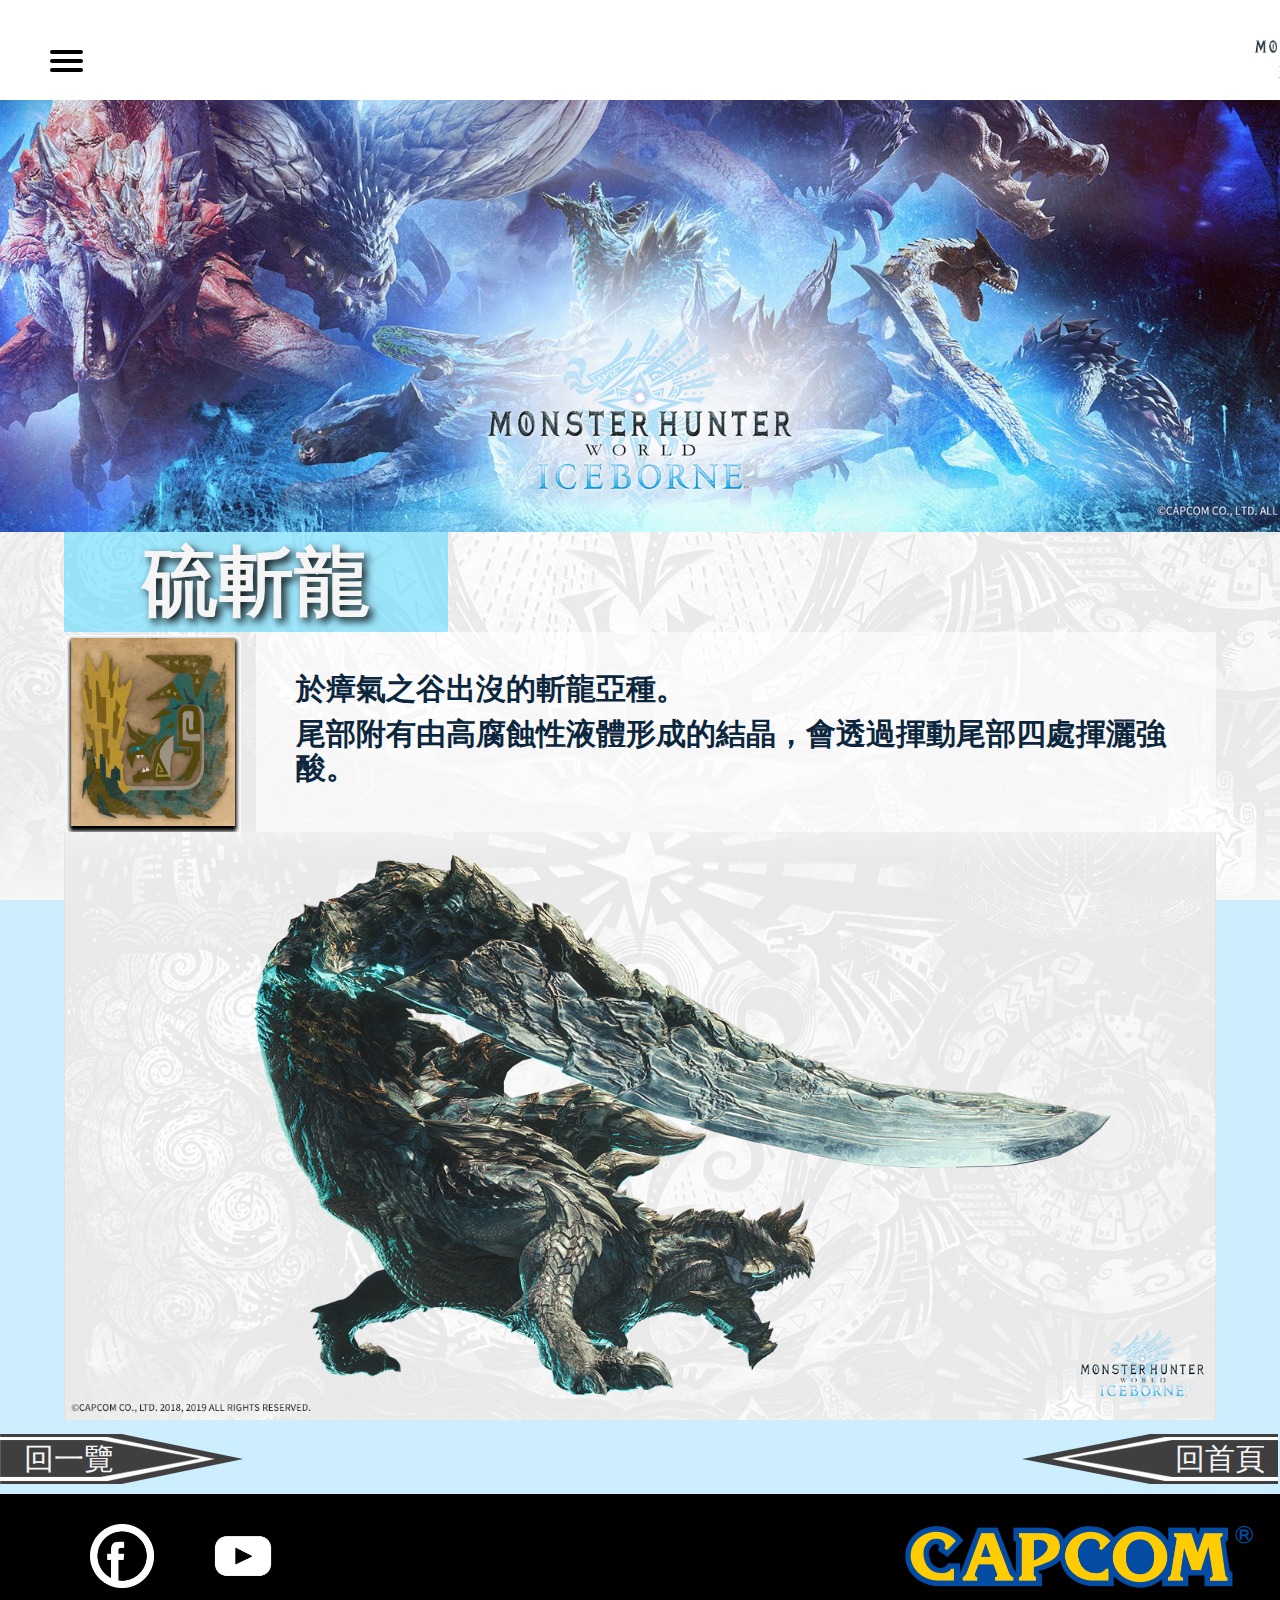
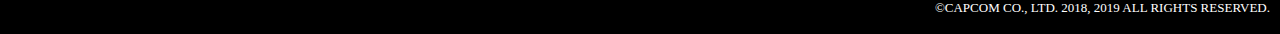
<file: 硫斬龍.html>
<!DOCTYPE html>
<html>
   
     <head>
         <title>硫斬龍</title>
        <link href="css\styleM.css" type="text/css" rel="stylesheet">
        <link href="css\normalize.css" type="text/css" rel="stylesheet">
        <meta name="viewport" content="width=device-width; initial-scale=1.0; maximum-scale=1.0; user-scalable=0;">
    </head> 
 <body>
    <div class="container">
        <header>
            <div class="titlebar" >
                <nav role="navigation">
                 <div id="menuToggle">
                   <input type="checkbox" />
                   <span></span>
                   <span></span>
                   <span></span>
                   <ul id="menu">
                     <a href="#"><li>NEWS</li></a>
                     <a href="#"><li>STORY</li></a>
                     <a href="monster.html"><li>MONSTER</li></a>
                     <a href="#"><li>ECOSYSTEM</li></a>
                     <a href="#" ><li>HUNTING</li></a>
                   </ul>
                 </div>
               </nav>
               <a href="index.html" title="回首頁">
                 <img src="img/logo_iceborne_l.png" class="logo" alt="logo">
                 </a>
              </div>
         <div class="coverbar">
            <img src="img/head2.png" alt="cover" class="cover">
         </div>
         <!--  <nav>
            <ul class="navbar">
                <il class="news">NEWS</il>
                <il class="story">STORY</il>
                <il class="ecosystem">ECOSYSTEM</il>
                <a class="monster" href="monster.html" style="text-decoration:none;" class="monster:hover" title="monster">
                        <il >MONSTER</il>
                        </a>
                <il class="hunting">HUNTING</il>
            </ul>
        </nav>-->
        </header> 
    <div class="mainblock">
           <div class="monsternameblock"><p class="monstername">硫斬龍</p></div>
           <div class="monsterintroblock">
                <img src="img\硫斬.png" class="monstericon" alt="monsterimg">
               <div class="articleblock">
                    <p class="monsterword">於瘴氣之谷出沒的斬龍亞種。</p>
                    <p class="monsterword">尾部附有由高腐蝕性液體形成的結晶，會透過揮動尾部四處揮灑強酸。</p>
               </div>
            </div>
           <img src="img\monster_11_large.jpg" class="mainmonster" alt="monster02">
           <div class="backbox">
            <a href="monster.html" style="text-decoration:none;" title="回一覽"class="back2">
             <p class="backword2">回一覽</p>
                    </a>
            <a href="index.html" style="text-decoration:none;" title="回首頁"class="back">
      <p class="backword">回首頁</p>
                </a>
        </div>
          
    </div>
     </div>
 </body>
 <footer>
    <div class="footer2">
      <img class="fbicon" src="img/FB_WHITE.png" alt="fbicon">
      <img class="yticon" src="img/youtube-icon-FFFFFF.png" alt="yticon">
    <img class="capcomlogo" src="img/5592px-Capcom_logo.svg.png" alt="capcomicon" >
     
    </div>
    <div class="footer">
      <p class="capaomword">©CAPCOM CO., LTD. 2018, 2019 ALL RIGHTS RESERVED.</p>
    </div>
</footer>
</html>
</file>
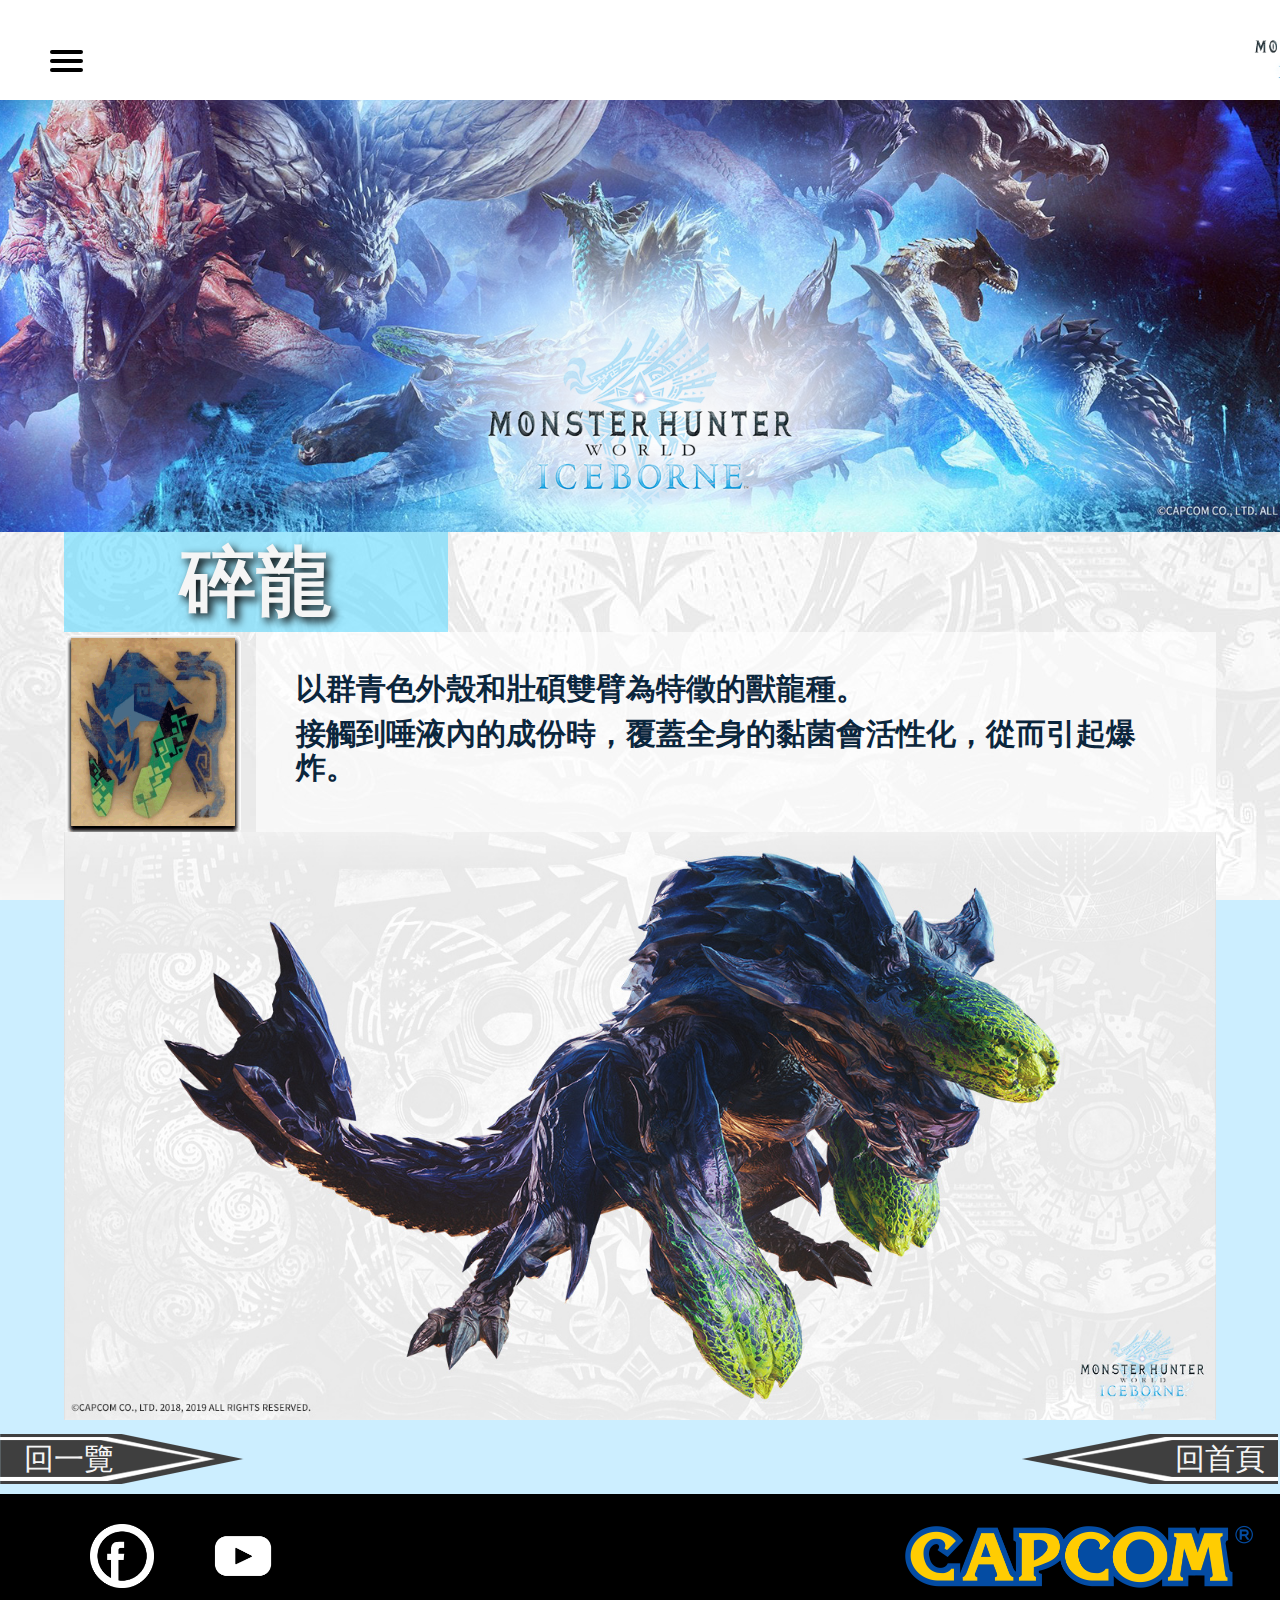
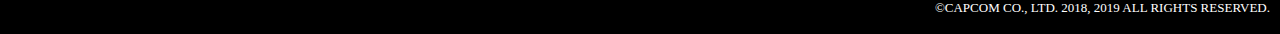
<file: 碎龍.html>
<!DOCTYPE html>
<html>
   
     <head>
         <title>碎龍</title>
        <link href="css\styleM.css" type="text/css" rel="stylesheet">
        <link href="css\normalize.css" type="text/css" rel="stylesheet">
        <meta name="viewport" content="width=device-width; initial-scale=1.0; maximum-scale=1.0; user-scalable=0;">
    </head> 
 <body>
    <div class="container">
        <header>
            <div class="titlebar" >
                <nav role="navigation">
                 <div id="menuToggle">
                   <input type="checkbox" />
                   <span></span>
                   <span></span>
                   <span></span>
                   <ul id="menu">
                     <a href="#"><li>NEWS</li></a>
                     <a href="#"><li>STORY</li></a>
                     <a href="monster.html"><li>MONSTER</li></a>
                     <a href="#"><li>ECOSYSTEM</li></a>
                     <a href="#" ><li>HUNTING</li></a>
                   </ul>
                 </div>
               </nav>
               <a href="index.html" title="回首頁">
                 <img src="img/logo_iceborne_l.png" class="logo" alt="logo">
                 </a>
              </div>
         <div class="coverbar">
            <img src="img/head2.png" alt="cover" class="cover">
         </div>
        </header> 
    <div class="mainblock">
           <div class="monsternameblock"><p class="monstername">碎龍</p></div>
           <div class="monsterintroblock">
                <img src="img\碎龍.png" class="monstericon" alt="monsterimg">
               <div class="articleblock">
                    <p class="monsterword">以群青色外殼和壯碩雙臂為特徵的獸龍種。</p>
                    <p class="monsterword">接觸到唾液內的成份時，覆蓋全身的黏菌會活性化，從而引起爆炸。</p>
               </div>
            </div>
           <img src="img\monster_09_large.jpg" class="mainmonster" alt="monster02">
           <div class="backbox">
            <a href="monster.html" style="text-decoration:none;" title="回一覽"class="back2">
             <p class="backword2">回一覽</p>
                    </a>
            <a href="index.html" style="text-decoration:none;" title="回首頁"class="back">
      <p class="backword">回首頁</p>
                </a>
        </div>
          
    </div>
     </div>
 </body>
 <footer>
    <div class="footer2">
      <img class="fbicon" src="img/FB_WHITE.png" alt="fbicon">
      <img class="yticon" src="img/youtube-icon-FFFFFF.png" alt="yticon">
    <img class="capcomlogo" src="img/5592px-Capcom_logo.svg.png" alt="capcomicon" >
     
    </div>
    <div class="footer">
      <p class="capaomword">©CAPCOM CO., LTD. 2018, 2019 ALL RIGHTS RESERVED.</p>
    </div>
</footer>
</html>
</file>
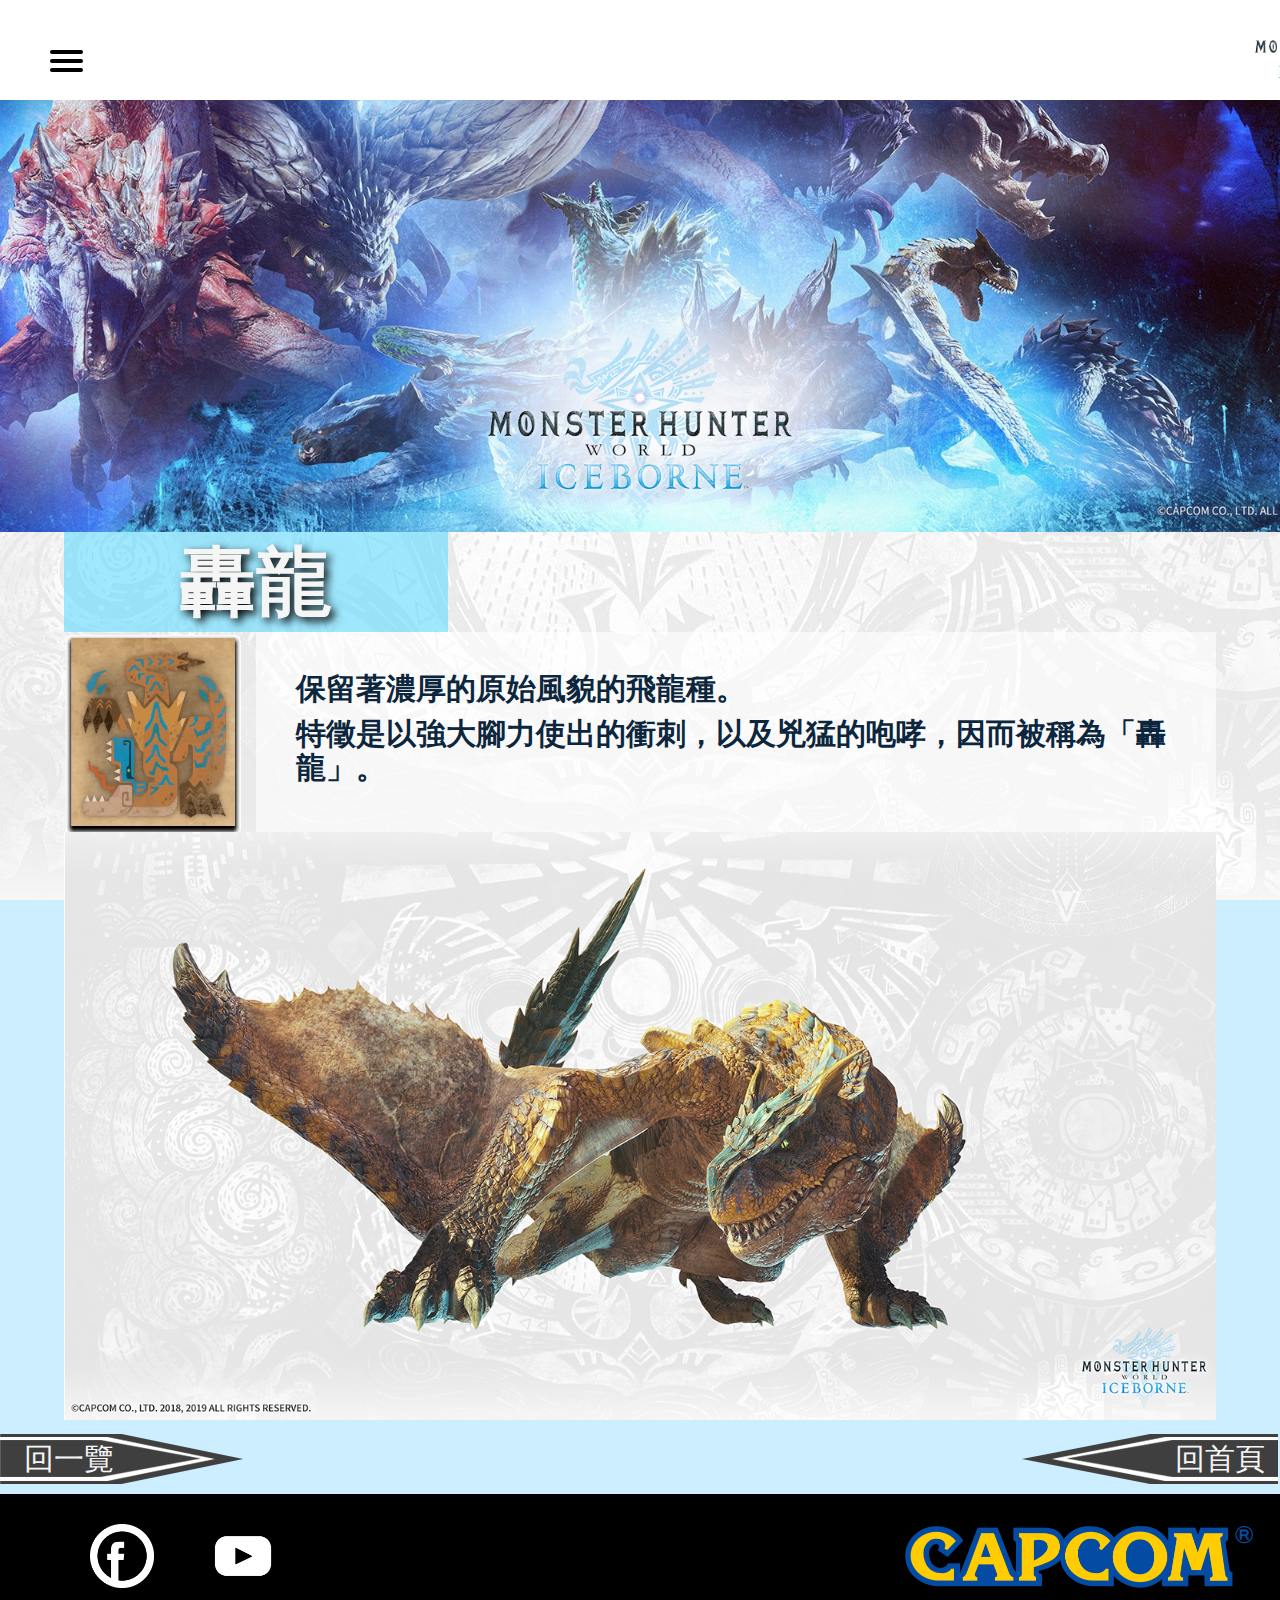
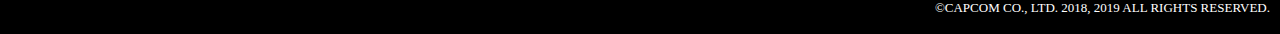
<file: 轟龍.html>
<!DOCTYPE html>
<html>
   
     <head>
         <title>轟龍</title>
         <link href="css\styleM.css" type="text/css" rel="stylesheet">
         <link href="css\normalize.css" type="text/css" rel="stylesheet">
         <meta name="viewport" content="width=device-width; initial-scale=1.0; maximum-scale=1.0; user-scalable=0;">
    </head> 
 <body>
    <div class="container">
        <header>
            <div class="titlebar" >
                <nav role="navigation">
                 <div id="menuToggle">
                   <input type="checkbox" />
                   <span></span>
                   <span></span>
                   <span></span>
                   <ul id="menu">
                     <a href="#"><li>NEWS</li></a>
                     <a href="#"><li>STORY</li></a>
                     <a href="monster.html"><li>MONSTER</li></a>
                     <a href="#"><li>ECOSYSTEM</li></a>
                     <a href="#" ><li>HUNTING</li></a>
                   </ul>
                 </div>
               </nav>
               <a href="index.html" title="回首頁">
                 <img src="img/logo_iceborne_l.png" class="logo" alt="logo">
                 </a>
              </div>
         <div class="coverbar">
            <img src="img/head2.png" alt="cover" class="cover">
         </div>
        <!-- <nav>
            <ul class="navbar">
                <il class="news">NEWS</il>
                <il class="story">STORY</il>
                <il class="ecosystem">ECOSYSTEM</il>
                <a class="monster" href="monster.html" style="text-decoration:none;" class="monster:hover" title="monster">
                        <il >MONSTER</il>
                        </a>
                <il class="hunting">HUNTING</il>
            </ul>
        </nav>-->
        </header> 
    <div class="mainblock">
           <div class="monsternameblock"><p class="monstername">轟龍</p></div>
           <div class="monsterintroblock">
                <img src="img\轟龍.png" class="monstericon" alt="monsterimg">
               <div class="articleblock">
                    <p class="monsterword">保留著濃厚的原始風貌的飛龍種。</p>
                    <p class="monsterword">特徵是以強大腳力使出的衝刺，以及兇猛的咆哮，因而被稱為「轟龍」。</p>
               </div>
            </div>
           <img src="img\monster_01_large.jpg" class="mainmonster" alt="monster02">
           <div class="backbox">
            <a href="monster.html" style="text-decoration:none;" title="回一覽"class="back2">
             <p class="backword2">回一覽</p>
                    </a>
            <a href="index.html" style="text-decoration:none;" title="回首頁"class="back">
      <p class="backword">回首頁</p>
                </a>
        </div>
          
    </div>
     </div>
 </body>
 <footer>
    <div class="footer2">
      <img class="fbicon" src="img/FB_WHITE.png" alt="fbicon">
      <img class="yticon" src="img/youtube-icon-FFFFFF.png" alt="yticon">
    <img class="capcomlogo" src="img/5592px-Capcom_logo.svg.png" alt="capcomicon" >
     
    </div>
    <div class="footer">
      <p class="capaomword">©CAPCOM CO., LTD. 2018, 2019 ALL RIGHTS RESERVED.</p>
    </div>
</footer>
</html>
</file>
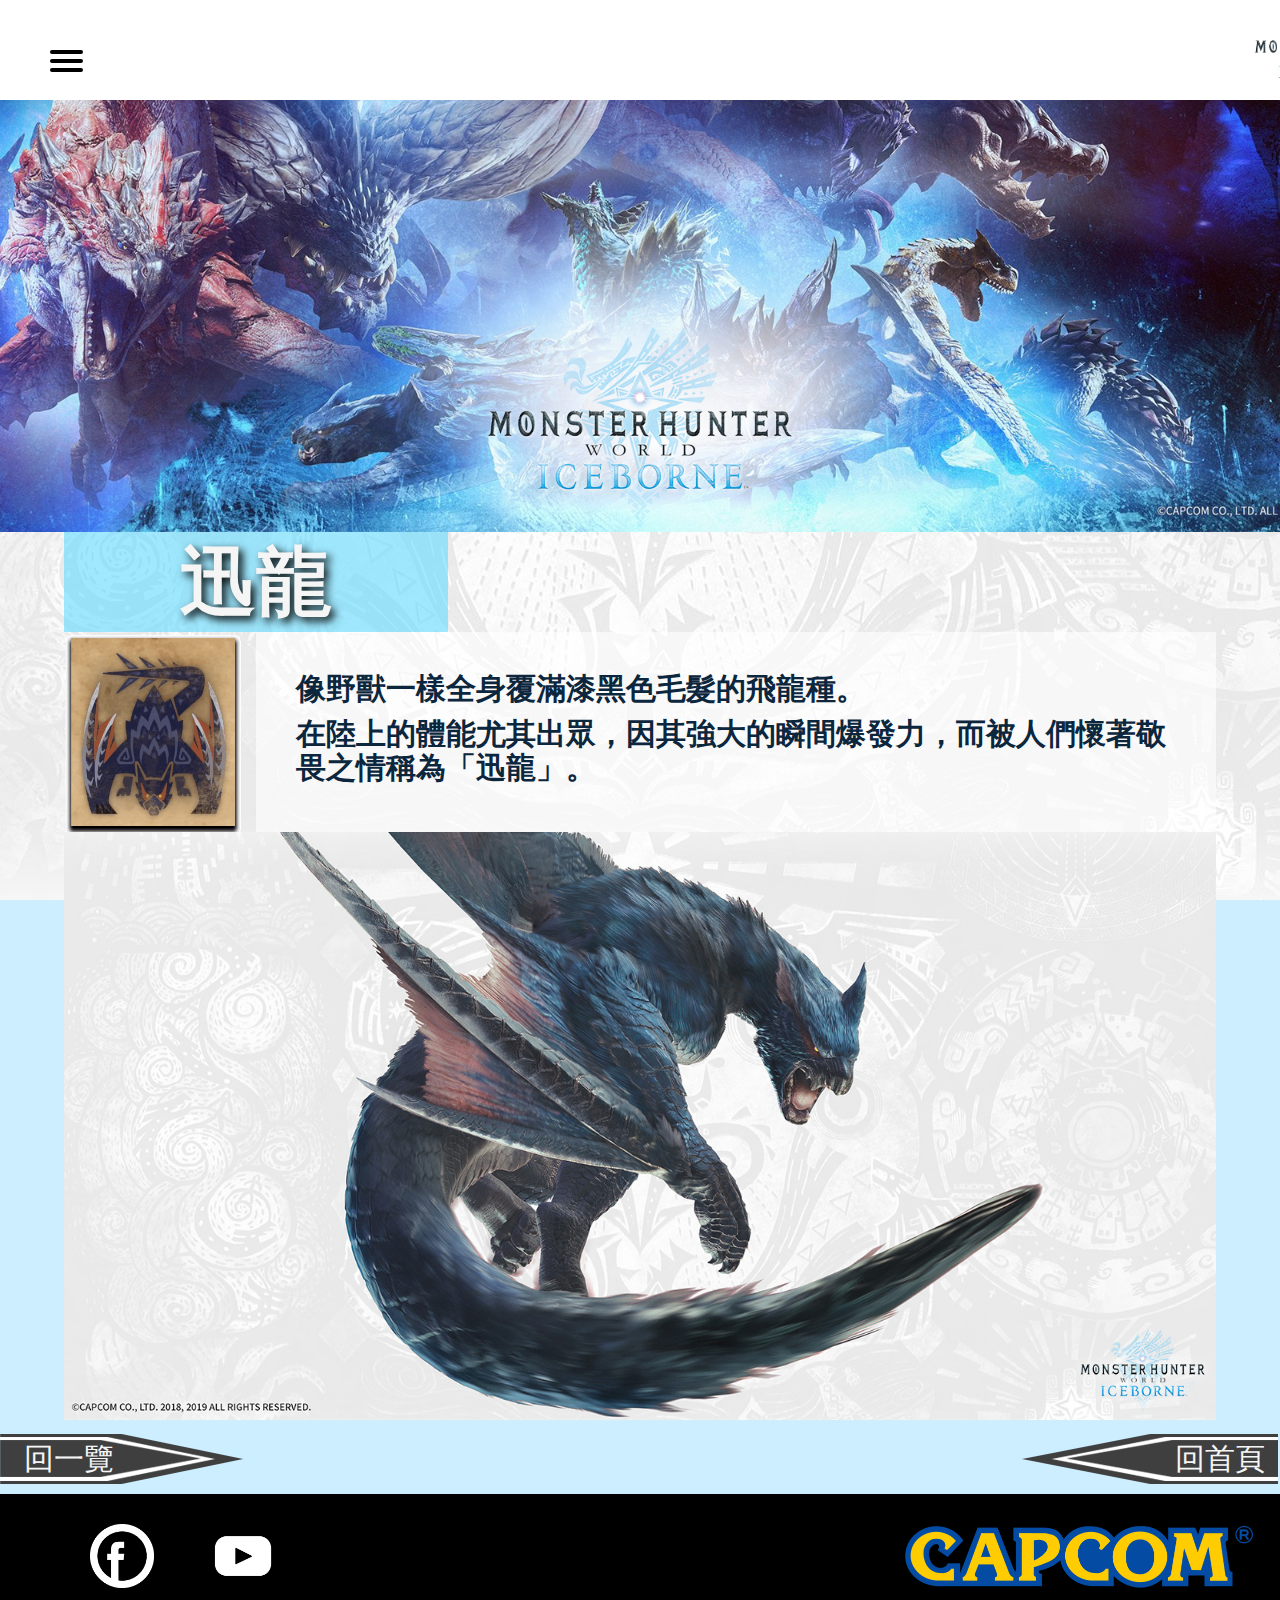
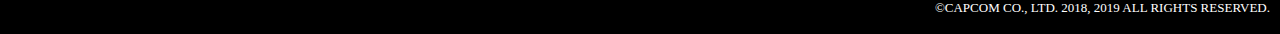
<file: 迅龍.html>
<!DOCTYPE html>
<html>
   
     <head>
         <title>迅龍</title>
        <link href="css\styleM.css" type="text/css" rel="stylesheet">
        <link href="css\normalize.css" type="text/css" rel="stylesheet">
        <meta name="viewport" content="width=device-width; initial-scale=1.0; maximum-scale=1.0; user-scalable=0;">
    </head> 
 <body>
    <div class="container">
        <header>
            <div class="titlebar" >
                <nav role="navigation">
                 <div id="menuToggle">
                   <input type="checkbox" />
                   <span></span>
                   <span></span>
                   <span></span>
                   <ul id="menu">
                     <a href="#"><li>NEWS</li></a>
                     <a href="#"><li>STORY</li></a>
                     <a href="monster.html"><li>MONSTER</li></a>
                     <a href="#"><li>ECOSYSTEM</li></a>
                     <a href="#" ><li>HUNTING</li></a>
                   </ul>
                 </div>
               </nav>
               <a href="index.html" title="回首頁">
                 <img src="img/logo_iceborne_l.png" class="logo" alt="logo">
                 </a>
              </div>
         <div class="coverbar">
            <img src="img/head2.png" alt="cover" class="cover">
         </div>
        </header> 
    <div class="mainblock">
           <div class="monsternameblock"><p class="monstername">迅龍</p></div>
           <div class="monsterintroblock">
            <img src="img\迅龍.png" class="monstericon" alt="monsterimg">
               <div class="articleblock">
                    <p class="monsterword">像野獸一樣全身覆滿漆黑色毛髮的飛龍種。</p>
                    <p class="monsterword">在陸上的體能尤其出眾，因其強大的瞬間爆發力，而被人們懷著敬畏之情稱為「迅龍」。</p>
               </div>
            </div>
           <img src="img\monster_05_large.jpg" class="mainmonster" alt="monster02">
           <div class="backbox">
            <a href="monster.html" style="text-decoration:none;" title="回一覽"class="back2">
             <p class="backword2">回一覽</p>
                    </a>
            <a href="index.html" style="text-decoration:none;" title="回首頁"class="back">
      <p class="backword">回首頁</p>
                </a>
        </div>
          
    </div>
     </div>
 </body>
 <footer>
    <div class="footer2">
      <img class="fbicon" src="img/FB_WHITE.png" alt="fbicon">
      <img class="yticon" src="img/youtube-icon-FFFFFF.png" alt="yticon">
    <img class="capcomlogo" src="img/5592px-Capcom_logo.svg.png" alt="capcomicon" >
     
    </div>
    <div class="footer">
      <p class="capaomword">©CAPCOM CO., LTD. 2018, 2019 ALL RIGHTS RESERVED.</p>
    </div>
</footer>
</html>
</file>
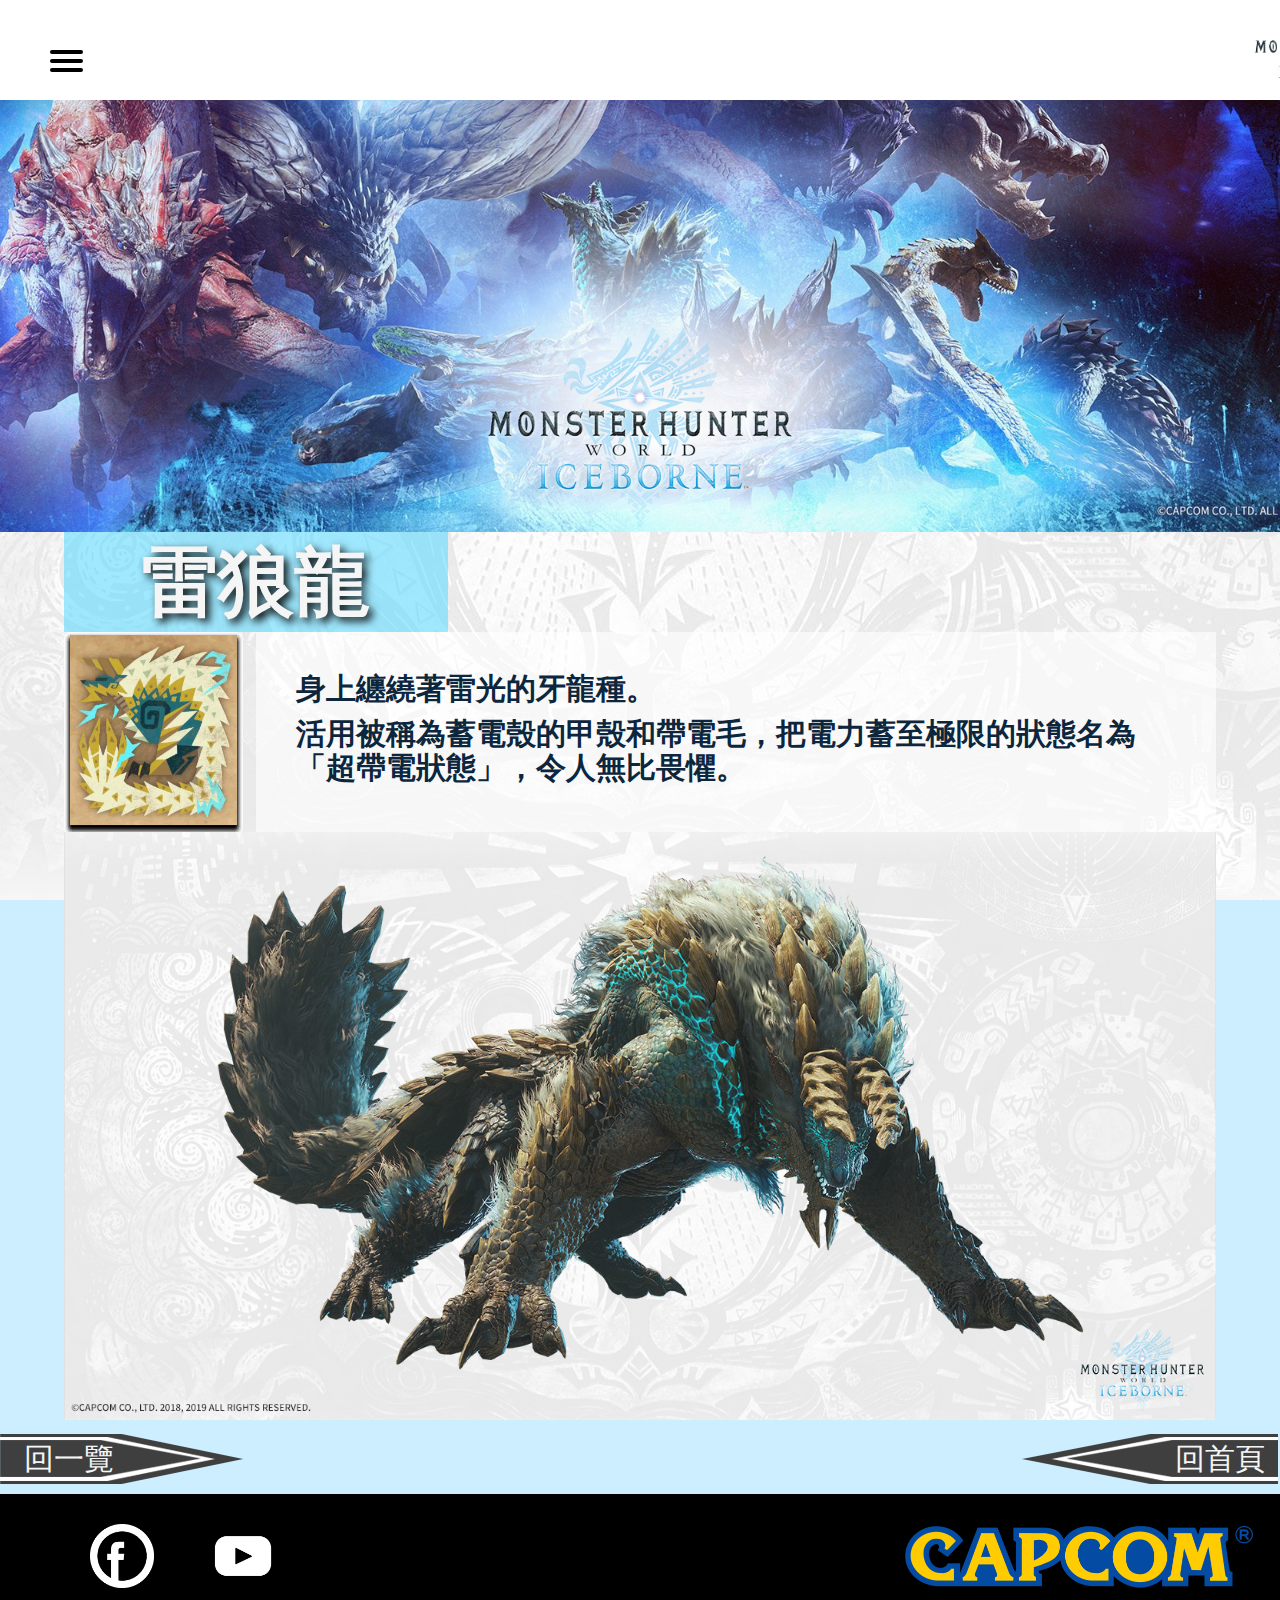
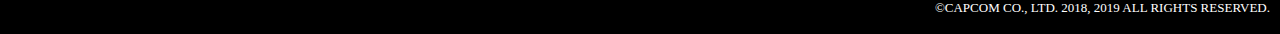
<file: 雷狼龍.html>
<!DOCTYPE html>
<html>
   
     <head>
         <title>雷狼龍</title>
        <link href="css\styleM.css" type="text/css" rel="stylesheet">
        <link href="css\normalize.css" type="text/css" rel="stylesheet">
        <meta name="viewport" content="width=device-width; initial-scale=1.0; maximum-scale=1.0; user-scalable=0;">
    </head> 
 <body>
    <div class="container">
        <header>
            <div class="titlebar" >
                <nav role="navigation">
                 <div id="menuToggle">
                   <input type="checkbox" />
                   <span></span>
                   <span></span>
                   <span></span>
                   <ul id="menu">
                     <a href="#"><li>NEWS</li></a>
                     <a href="#"><li>STORY</li></a>
                     <a href="monster.html"><li>MONSTER</li></a>
                     <a href="#"><li>ECOSYSTEM</li></a>
                     <a href="#" ><li>HUNTING</li></a>
                   </ul>
                 </div>
               </nav>
               <a href="index.html" title="回首頁">
                 <img src="img/logo_iceborne_l.png" class="logo" alt="logo">
                 </a>
              </div>
         <div class="coverbar">
            <img src="img/head2.png" alt="cover" class="cover">
         </div>
        </header> 
    <div class="mainblock">
           <div class="monsternameblock"><p class="monstername">雷狼龍</p></div>
           <div class="monsterintroblock">
            <img src="img\雷狼.png" class="monstericon" alt="monsterimg">
               <div class="articleblock">
                    <p class="monsterword">身上纏繞著雷光的牙龍種。</p>
                    <p class="monsterword">活用被稱為蓄電殼的甲殼和帶電毛，把電力蓄至極限的狀態名為「超帶電狀態」，令人無比畏懼。</p>
               </div>
            
            </div>
           <img src="img\monster_12_large.jpg" class="mainmonster" alt="monster02">
           <div class="backbox">
            <a href="monster.html" style="text-decoration:none;" title="回一覽"class="back2">
             <p class="backword2">回一覽</p>
                    </a>
            <a href="index.html" style="text-decoration:none;" title="回首頁"class="back">
      <p class="backword">回首頁</p>
                </a>
        </div>
          
    </div>
     </div>
 </body>
 <footer>
    <div class="footer2">
      <img class="fbicon" src="img/FB_WHITE.png" alt="fbicon">
      <img class="yticon" src="img/youtube-icon-FFFFFF.png" alt="yticon">
    <img class="capcomlogo" src="img/5592px-Capcom_logo.svg.png" alt="capcomicon" >
     
    </div>
    <div class="footer">
      <p class="capaomword">©CAPCOM CO., LTD. 2018, 2019 ALL RIGHTS RESERVED.</p>
    </div>
</footer>
</html>
</file>
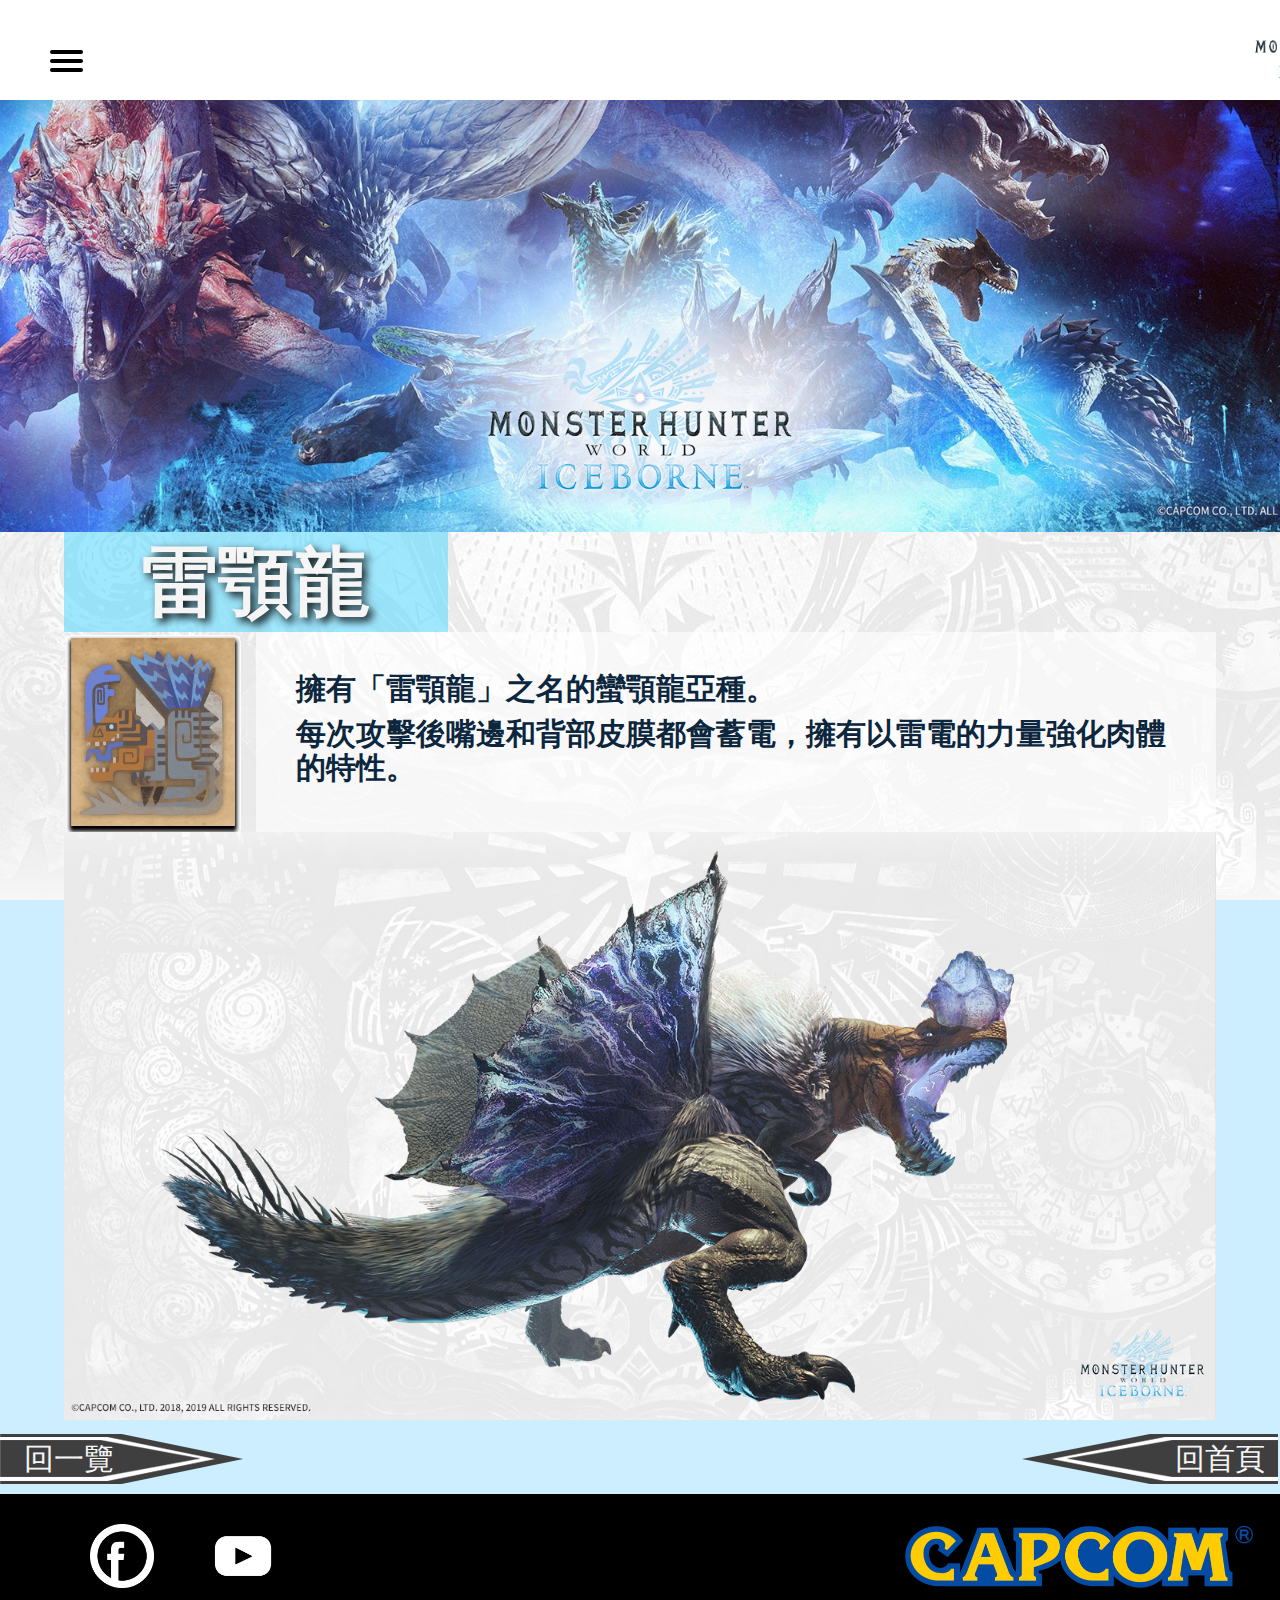
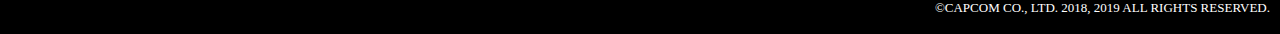
<file: 雷顎龍.html>
<!DOCTYPE html>
<html>
   
     <head>
         <title>雷顎龍</title>
        <link href="css\styleM.css" type="text/css" rel="stylesheet">
        <link href="css\normalize.css" type="text/css" rel="stylesheet">
        <meta name="viewport" content="width=device-width; initial-scale=1.0; maximum-scale=1.0; user-scalable=0;">
    </head> 
 <body>
    <div class="container">
        <header>
            <div class="titlebar" >
                <nav role="navigation">
                 <div id="menuToggle">
                   <input type="checkbox" />
                   <span></span>
                   <span></span>
                   <span></span>
                   <ul id="menu">
                     <a href="#"><li>NEWS</li></a>
                     <a href="#"><li>STORY</li></a>
                     <a href="monster.html"><li>MONSTER</li></a>
                     <a href="#"><li>ECOSYSTEM</li></a>
                     <a href="#" ><li>HUNTING</li></a>
                   </ul>
                 </div>
               </nav>
               <a href="index.html" title="回首頁">
                 <img src="img/logo_iceborne_l.png" class="logo" alt="logo">
                 </a>
              </div>
         <div class="coverbar">
            <img src="img/head2.png" alt="cover" class="cover">
         </div>
        <!-- <nav>
            <ul class="navbar">
                <il class="news">NEWS</il>
                <il class="story">STORY</il>
                <il class="ecosystem">ECOSYSTEM</il>
                <a class="monster" href="monster.html" style="text-decoration:none;" class="monster:hover" title="monster">
                        <il >MONSTER</il>
                        </a>
                <il class="hunting">HUNTING</il>
            </ul>
        </nav>-->
        </header> 
    <div class="mainblock">
           <div class="monsternameblock"><p class="monstername">雷顎龍</p></div>
           <div class="monsterintroblock">
            <img src="img\雷顎.png" class="monstericon" alt="monsterimg">
               <div class="articleblock">
                    <p class="monsterword">擁有「雷顎龍」之名的蠻顎龍亞種。</p>
                    <p class="monsterword">每次攻擊後嘴邊和背部皮膜都會蓄電，擁有以雷電的力量強化肉體的特性。</p>
               </div>
            </div>
                <img src="img\monster_07_large.jpg" class="mainmonster" alt="monster02">
            <div class="backbox">
                <a href="monster.html" style="text-decoration:none;" title="回一覽"class="back2">
                 <p class="backword2">回一覽</p>
                        </a>
                <a href="index.html" style="text-decoration:none;" title="回首頁"class="back">
          <p class="backword">回首頁</p>
                    </a>
            </div>
              
        </div>
         </div>
     </body>
     <footer>
        <div class="footer2">
          <img class="fbicon" src="img/FB_WHITE.png" alt="fbicon">
          <img class="yticon" src="img/youtube-icon-FFFFFF.png" alt="yticon">
        <img class="capcomlogo" src="img/5592px-Capcom_logo.svg.png" alt="capcomicon" >
         
        </div>
        <div class="footer">
          <p class="capaomword">©CAPCOM CO., LTD. 2018, 2019 ALL RIGHTS RESERVED.</p>
        </div>
    </footer>
    </html>
</file>
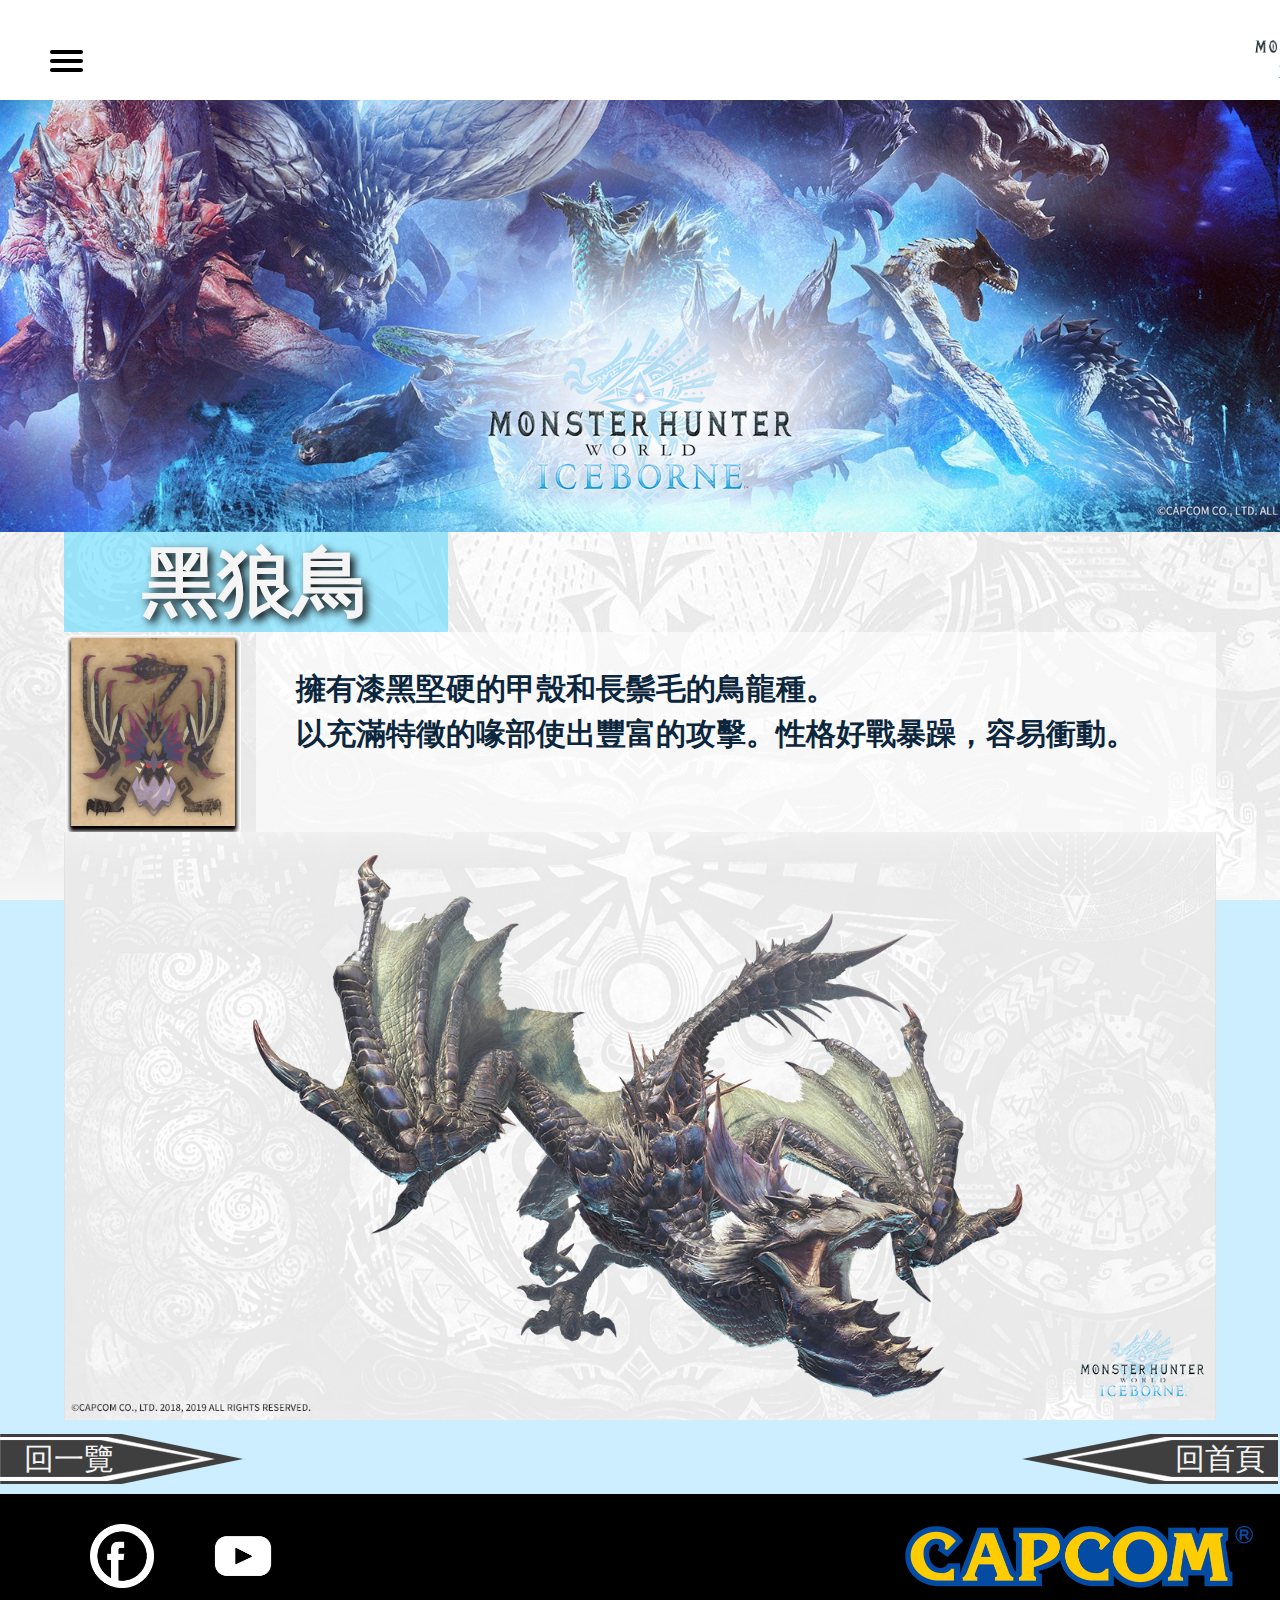
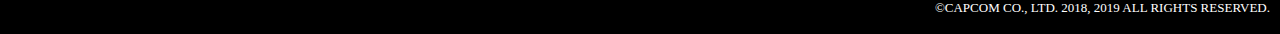
<file: 黑狼鳥.html>
<!DOCTYPE html>
<html>
   
     <head>
         <title>黑狼鳥</title>
        <link href="css\styleM.css" type="text/css" rel="stylesheet">
        <link href="css\normalize.css" type="text/css" rel="stylesheet">
        <meta name="viewport" content="width=device-width; initial-scale=1.0; maximum-scale=1.0; user-scalable=0;">
    </head> 
 <body>
    <div class="container">
        <header>
            <div class="titlebar" >
                <nav role="navigation">
                 <div id="menuToggle">
                   <input type="checkbox" />
                   <span></span>
                   <span></span>
                   <span></span>
                   <ul id="menu">
                     <a href="#"><li>NEWS</li></a>
                     <a href="#"><li>STORY</li></a>
                     <a href="monster.html"><li>MONSTER</li></a>
                     <a href="#"><li>ECOSYSTEM</li></a>
                     <a href="#" ><li>HUNTING</li></a>
                   </ul>
                 </div>
               </nav>
               <a href="index.html" title="回首頁">
                 <img src="img/logo_iceborne_l.png" class="logo" alt="logo">
                 </a>
              </div>
         <div class="coverbar">
            <img src="img/head2.png" alt="cover" class="cover">
         </div>
         <!--  <nav>
            <ul class="navbar">
                <il class="news">NEWS</il>
                <il class="story">STORY</il>
                <il class="ecosystem">ECOSYSTEM</il>
                <a class="monster" href="monster.html" style="text-decoration:none;" class="monster:hover" title="monster">
                        <il >MONSTER</il>
                        </a>
                <il class="hunting">HUNTING</il>
            </ul>
        </nav>-->
        </header> 
    <div class="mainblock">
           <div class="monsternameblock"><p class="monstername">黑狼鳥</p></div>
           <div class="monsterintroblock">
                <img src="img\黑狼.png" class="monstericon" alt="monsterimg">
               <div class="articleblock">
                    <p class="monsterword">擁有漆黑堅硬的甲殼和長鬃毛的鳥龍種。</p>
                    <p class="monsterword"> 以充滿特徵的喙部使出豐富的攻擊。性格好戰暴躁，容易衝動。</p>
               </div>
            </div>
           <img src="img\monster_14_large.jpg" class="mainmonster" alt="monster02">
           <div class="backbox">
            <a href="monster.html" style="text-decoration:none;" title="回一覽"class="back2">
             <p class="backword2">回一覽</p>
                    </a>
            <a href="index.html" style="text-decoration:none;" title="回首頁"class="back">
      <p class="backword">回首頁</p>
                </a>
        </div>
          
    </div>
     </div>
 </body>
 <footer>
    <div class="footer2">
      <img class="fbicon" src="img/FB_WHITE.png" alt="fbicon">
      <img class="yticon" src="img/youtube-icon-FFFFFF.png" alt="yticon">
    <img class="capcomlogo" src="img/5592px-Capcom_logo.svg.png" alt="capcomicon" >
     
    </div>
    <div class="footer">
      <p class="capaomword">©CAPCOM CO., LTD. 2018, 2019 ALL RIGHTS RESERVED.</p>
    </div>
</footer>
</html>
</file>
<file: css/Hstyle.css>
html{
    max-width:1440px;
    width:100%;
    min-width:1100px;
    margin:auto;
    background-color:#CCEEFF ;
    background-image: url(../img/MHWIB_BG.jpg);
    background-repeat: no-repeat;
    background-attachment: fixed;
    background-position: center;
    background-size: cover;
}
#menuToggle
{
  display: block;
  position: relative;
  top: 50px;
  left: 50px;
  
  z-index: 1;
  
  -webkit-user-select: none;
  user-select: none;
}

#menuToggle a
{
  text-decoration: none;
  color: #232323;
  
  transition: color 0.3s ease;
}

#menuToggle a:hover
{
  color: #99FFFF;
}


#menuToggle input
{
  display: block;
  width: 40px;
  height: 32px;
  position: absolute;
  top: -7px;
  left: -5px;
  
  cursor: pointer;
  
  opacity: 0; /* hide this */
  z-index: 2; /* and place it over the hamburger */
  
  -webkit-touch-callout: none;
}

/*
 * Just a quick hamburger
 */
#menuToggle span
{
  display: block;
  width: 33px;
  height: 4px;
  margin-bottom: 5px;
  position: relative;
  
  background: #000000;
  border-radius: 3px;
  
  z-index: 1;
  
  transform-origin: 4px 0px;
  
  transition: transform 0.5s cubic-bezier(0.77,0.2,0.05,1.0),
              background 0.5s cubic-bezier(0.77,0.2,0.05,1.0),
              opacity 0.55s ease;
}

#menuToggle span:first-child
{
  transform-origin: 0% 0%;
}

#menuToggle span:nth-last-child(2)
{
  transform-origin: 0% 100%;
}

/* 
 * Transform all the slices of hamburger
 * into a crossmark.
 */
#menuToggle input:checked ~ span
{
  opacity: 1;
  transform: rotate(45deg) translate(-2px, -1px);
  background: #76DEFF;
}

/*
 * But let's hide the middle one.
 */
#menuToggle input:checked ~ span:nth-last-child(3)
{
  opacity: 0;
  transform: rotate(0deg) scale(0.2, 0.2);
}

/*
 * Ohyeah and the last one should go the other direction
 */
#menuToggle input:checked ~ span:nth-last-child(2)
{
  transform: rotate(-45deg) translate(0, -1px);
}

/*
 * Make this absolute positioned
 * at the top left of the screen
 */
#menu
{
  position: absolute;
  width: 300px;
  margin: -100px 0 0 -50px;
  padding: 70px;
  padding-top: 130px;
  padding-bottom: 110px;
  background: #ffffff;
  list-style-type: none;
  -webkit-font-smoothing: antialiased;
  /* to stop flickering of text in safari */
  
  transform-origin: 0% 0%;
  transform: translate(-170%, 0);
  transition: transform 0.5s cubic-bezier(0.77,0.2,0.05,1.0) ;
}

#menu li
{
  padding: 20px 0;
  font-size: 30px;
}

/*
 * And let's slide it in from the left
 */
#menuToggle input:checked ~ ul
{
  transform: none;
}
.logo{
    width:172.6px;
    height:100px;
    margin-left: 700%;
}
body{
    max-width:1440px;
    width:100%;
    min-width:1100px;
}
footer{
    max-width:1440px;
    width:100%;
    min-width:1100px;
}
.container{
    max-width:1440px;
    width:100%;
    min-width:1100px;
}


.titlebar{
    display:flex;
    background-color:#FFFFFF;
    max-width:1440px;
    height:100px;
}
.cover{
    max-width:1440px;
    width:100%;
}

.coverbar{
    display:flex;
    flex-direction:column;
}
.inbox{
    width:720px;
    height:70px;
    background-color:#76DEFF;
    margin:0px auto;
    
}
.introduction{
    font-size: 44px;
    color:#FFFFFF;
   padding-top:10px;
   padding-left:250px;
}
.bigword{
    font-size:40px;
}
.articlebox1{
    font-size:25px;
    width:50%;
    
    font-weight:bold;
    font-family:Microsoft JhengHei;
    padding-top:2%;
    padding-left:5%;
}
.articlebox2{
    font-size:25px;
    width:50%;
    
    font-weight:bold;
    font-family:Microsoft JhengHei;
    padding-top:2%;
    padding-left:10%;
}
.articlebox3{
    font-size:25px;
    width:50%;
    
    font-weight:bold;
    font-family:Microsoft JhengHei;
    padding-top:2%;
    padding-left:5%;
}
.articlebox4{
    font-size:25px;
    width:50%;
    
    font-weight:bold;
    font-family:Microsoft JhengHei;
    padding-top:2%;
    padding-bottom:2%;
    padding-left:10%;
}
.main1{
    display:flex;
    margin-top:40px;
    background-image: url(../img/漸層右.png);
    background-size:100%;
}
.main2{
    display:flex;
    margin-top:30px;
    background-image: url(../img/漸層左.png);
    background-size:100%;
}
.main3{
    display:flex;
    margin-top:30px;
    background-image: url(../img/漸層右.png);
    background-size:100%;
}
.main4{ 
    display:flex;
    margin-top:30px;
    margin-bottom: 30px;
    background-image: url(../img/漸層左.png);
    background-size:100%;
}
.mainbox{
    max-width:1440px;
    width:100%;
}
.image1{
    width:45%;
    margin-left:5%;  
}
.image3{
    width:45%;
    margin-left:5%;  
}
.image2{
    width:45%;
}
.image4{
    width:45%;
}
.footer{
    display:flex;
    max-width:1440px;
    width:100%;
    background-color: #000000;
    height:46px;
    justify-content: flex-end;
}

.footer2{
   display:flex;
   max-width:1440px;
   width:100%;
    background-color: #000000;
    height:94px;
    justify-content: space-around;
}
.more{
    display:inline-block;
    flex-direction:row;
    width:250px;
    height:64px;
    font-size:36px;
    margin-top:40px;
    margin-left:50px;    
    color:#FFFFFF;
    font-family:Microsoft JhengHei;
    
}
.smallps4{
    width:50px;
}
.smallps4logo{
    width:30px;
}


.fbicon{
    display: inline-block;
    width:64px;
    height: 64px;
    margin-top:30px;
    margin-left:5%;
    flex-grow: unset;
}
.yticon{
    display: inline-block;
    width:64px;
    height: 64px;
    margin-top:30px;
    margin-left:5px;
}
.capcomlogo{
    display: inline-block;
    width: 350px;
    height: 64px;
    margin-top:30px;
    margin-left:45%;
    justify-content: flex-end;
}
.capaomword{
    font-size:13px;
    font-family:Microsoft JhengHei;
    color: #FFFFFF;
  margin-right:10px;
}

.monster:hover{
    color:#99FFFF;
}


@media (max-width:768px){
    html{
        max-width:768px;
        width:100%;
        min-width:650px;
        margin:auto;
        background-color:#CCEEFF ;
        background-image: url(../img/MHWIB_BG.jpg);
        background-repeat: no-repeat;
        background-attachment: fixed;
        background-position: center;
        background-size: cover;
    }
    #menuToggle
{
  display: block;
  position: relative;
  top: 20px;
  left: 20px;
  
  z-index: 1;
  
  -webkit-user-select: none;
  user-select: none;
}

#menuToggle a
{
  text-decoration: none;
  color: #232323;
  
  transition: color 0.3s ease;
}

#menuToggle a:hover
{
  color: #99FFFF;
}


#menuToggle input
{
  display: block;
  width: 40px;
  height: 32px;
  position: absolute;
  top: -7px;
  left: -5px;
  
  cursor: pointer;
  
  opacity: 0; /* hide this */
  z-index: 2; /* and place it over the hamburger */
  
  -webkit-touch-callout: none;
}

/*
 * Just a quick hamburger
 */
#menuToggle span
{
  display: block;
  width: 33px;
  height: 4px;
  margin-bottom: 5px;
  position: relative;
  
  background: #000000;
  border-radius: 3px;
  
  z-index: 1;
  
  transform-origin: 4px 0px;
  
  transition: transform 0.5s cubic-bezier(0.77,0.2,0.05,1.0),
              background 0.5s cubic-bezier(0.77,0.2,0.05,1.0),
              opacity 0.55s ease;
}

#menuToggle span:first-child
{
  transform-origin: 0% 0%;
}

#menuToggle span:nth-last-child(2)
{
  transform-origin: 0% 100%;
}

/* 
 * Transform all the slices of hamburger
 * into a crossmark.
 */
#menuToggle input:checked ~ span
{
  opacity: 1;
  transform: rotate(45deg) translate(-2px, -1px);
  background: #76DEFF;
}

/*
 * But let's hide the middle one.
 */
#menuToggle input:checked ~ span:nth-last-child(3)
{
  opacity: 0;
  transform: rotate(0deg) scale(0.2, 0.2);
}

/*
 * Ohyeah and the last one should go the other direction
 */
#menuToggle input:checked ~ span:nth-last-child(2)
{
  transform: rotate(-45deg) translate(0, -1px);
}

/*
 * Make this absolute positioned
 * at the top left of the screen
 */
#menu
{
  position: absolute;
  width: 300px;
  margin: -100px 0 0 -50px;
  padding-left: 60px;
padding-right: 0px;
  padding-top: 200px;
  padding-bottom: 700px;
  background: #ffffff;
  list-style-type: none;
  -webkit-font-smoothing: antialiased;
  /* to stop flickering of text in safari */
  
  transform-origin: 0% 0%;
  transform: translate(-100%, 0);
  
  transition: transform 0.5s cubic-bezier(0.77,0.2,0.05,1.0);
}

#menu li
{
  padding: 20px 0;
  font-size: 26px;
}

/*
 * And let's slide it in from the left
 */
#menuToggle input:checked ~ ul
{
  transform: none;
}

    header{
        max-width:768px;
        width:100%;
        min-width:650px;
    }
    body{
        max-width:768px;
        width:100%;
        min-width:650px;
    }
    footer{
        max-width:768px;
        width:100%;
        min-width:650px;
    }
    .container{
        max-width:768px;
        width:100%;
        min-width:650px;
    }
    .logo{
        width:91px;
        height:50px;
        margin-left: 700%;
    }
    
    .titlebar{
        display:flex;
        background-color:#FFFFFF;
        max-width:768px;
        width:100%;
        height:50px;  
        
    }
    .cover{
        max-width:768px;
        width:100%;
        
    }
    .coverbar{
        max-width:768px;
        display:flex;
        flex-direction:column;
        
    }
    
    .inbox{
        width:384px;
        height:40px;
        background-color:#76DEFF;
        margin:0px auto;
        
    }
    .introduction{
        font-size: 24px;
        color:#FFFFFF;
       padding-top:10px;
       padding-left:135px;
    }
    .bigword{
        font-size:26px;
    }
    .articlebox1{
        font-size:15px;
        width:50%;
        
        font-weight:bold;
        font-family:Microsoft JhengHei;
        padding-top:2%;
        padding-left:5%;
    }
    .articlebox2{
        font-size:15px;
        width:50%;
        
        font-weight:bold;
        font-family:Microsoft JhengHei;
        padding-top:2%;
        padding-left:10%;
    }
    .articlebox3{
        font-size:15px;
        width:50%;
        
        font-weight:bold;
        font-family:Microsoft JhengHei;
        padding-top:2%;
        padding-left:5%;
    }
    .articlebox4{
        font-size:15px;
        width:50%;
        
        font-weight:bold;
        font-family:Microsoft JhengHei;
        padding-top:2%;
        padding-bottom:2%;
        padding-left:10%;
    }
    .main1{
        display:flex;
        margin-top:30px;
        
        background-image: url(../img/漸層右.png);
        background-size:100%;
        
    }
    .main2{
        display:flex;
        margin-top:10px;
        
        background-image: url(../img/漸層左.png);
        background-size:100%;
    }
    .main3{
        display:flex;
        margin-top:10px;
        
        background-image: url(../img/漸層右.png);
        background-size:100%;
        
    }
    .main4{ 
        display:flex;
        margin-top:10px;
        
        margin-bottom: 10px;
        background-image: url(../img/漸層左.png);
        background-size:100%;
        
    }
    .mainbox{
        width:100%;
    }
    .image1{
        width:45%;
        margin-left:5%;
    }
    .image3{
        width:45%;
        margin-left:5%;
    }
    .image2{
        width:45%;
    }
    .image4{
        width:45%;
    }
    .footer{
        display:flex;
        max-width:768px;
        width:100%;
       
        background-color: #000000;
        height:29px;
        justify-content: flex-end;
    }
    
    .footer2{
       display:flex;
       max-width:768px;
       width:100%;
       
       background-color: #000000;
       height:46px;
       justify-content: space-around;
    }
    .more{
        display:inline-block;
        flex-direction:row;
        width:250px;
        height:64px;
        font-size:36px;
        margin-top:40px;
        margin-left:50px;    
        color:#FFFFFF;
        font-family:Microsoft JhengHei;
        
    }
    .smallps4{
        width:50px;
    }
    .smallps4logo{
        width:30px;
    }
    
    
    .fbicon{
        display: inline-block;
        width:34px;
        height: 34px;
        margin-top:15px;
        margin-left:5%;
        flex-grow: unset;
    }
    .yticon{
        display: inline-block;
        width:34px;
        height: 34px;
        margin-top:15px;
        margin-left:5px;
    }
    .capcomlogo{
        display: inline-block;
        width: 187px;
        height: 34px;
        margin-top:15px;
        margin-left:40%;
        justify-content: flex-end;
    }
    .capaomword{
        font-size:13px;
        font-family:Microsoft JhengHei;
        color: #FFFFFF;
      margin-right:10px;
      opacity:0.0;
    }
    .footerword{
        display: inline-block;
        font-family:Microsoft JhengHei;
        color: #FFFFFF;
        opacity:0.0;
    }
    .monster:hover{
        color:#99FFFF;
    }  
}
@media (max-width:320px){
    html{
        max-width:320px;
        min-width:320px;
        margin:auto;
        background-color:#CCEEFF ;
        background-image: url(../img/MHWIB_BG.jpg);
        background-repeat: no-repeat;
        background-attachment: fixed;
        background-position: center;
        background-size: cover;
    }
    #menuToggle
{
  display: block;
  position: relative;
  top: 10px;
  left: 10px;
  
  z-index: 10;
  
  -webkit-user-select: none;
  user-select: none;
}

#menuToggle a
{
  text-decoration: none;
  color: #232323;
  
  transition: color 0.3s ease;
}

#menuToggle a:hover
{
  color: #99FFFF;
}


#menuToggle input
{
  display: block;
  width: 40px;
  height: 32px;
  position: absolute;
  top: -7px;
  left: -5px;
  
  cursor: pointer;
  
  opacity: 0; /* hide this */
  z-index: 20; /* and place it over the hamburger */
  
  -webkit-touch-callout: none;
}

/*
 * Just a quick hamburger
 */
#menuToggle span
{
  display: block;
  width: 16.5px;
  height: 2px;
  margin-bottom: 1.5px;
  position: relative;
  
  background: #000000;
  border-radius: 3px;
  
  z-index: 10;
  
  transform-origin: 4px 0px;
  
  transition: transform 0.5s cubic-bezier(0.77,0.2,0.05,1.0),
              background 0.5s cubic-bezier(0.77,0.2,0.05,1.0),
              opacity 0.55s ease;
}

#menuToggle span:first-child
{
  transform-origin: 0% 0%;
}

#menuToggle span:nth-last-child(2)
{
  transform-origin: 0% 100%;
}

/* 
 * Transform all the slices of hamburger
 * into a crossmark.
 */
#menuToggle input:checked ~ span
{z-index:30;
  opacity: 1;
  transform: rotate(45deg) translate(-2px, -1px);
  background: #76DEFF;
}

/*
 * But let's hide the middle one.
 */
#menuToggle input:checked ~ span:nth-last-child(3)
{
  opacity: 0;
  transform: rotate(0deg) scale(0.2, 0.2);
}

/*
 * Ohyeah and the last one should go the other direction
 */
#menuToggle input:checked ~ span:nth-last-child(2)
{
  transform: rotate(-45deg) translate(0, -1px);
}

/*
 * Make this absolute positioned
 * at the top left of the screen
 */
 #menu
 {
   position: absolute;
   width: 150px;
   margin: -100px 0 0 -50px;
   padding-left: 50px;
   padding-right: 20px;
   padding-top: 150px;
   padding-bottom: 350px;
   background: #ffffff;
   list-style-type: none;
   -webkit-font-smoothing: antialiased;
   /* to stop flickering of text in safari */
   z-index:10;
   transform-origin: 0% 0%;
   transform: translate(-100%, 0);
   
   transition: transform 0.5s cubic-bezier(0.77,0.2,0.05,1.0);
 }
 
 #menu li
 {
    z-index:10;
   padding: 15px ;
   font-size: 20px;
 }

/*
 * And let's slide it in from the left
 */
#menuToggle input:checked ~ ul
{
  transform: none;
}

    header{
        max-width:320px;
        min-width:320px;
    }
    body{
        max-width:320px;
        min-width:320px;
    }
    footer{
        max-width:320px;
        min-width:320px;
    }
    .container{
        max-width:320px;
        min-width:320px;
    }
    .logo{
        width:38px;
        height:22px;
        margin-left: 700%;

    }
    
    .titlebar{
        display:flex;
        background-color:#FFFFFF;
        max-width:320px;
        height:22px;  
    }
    .cover{
        width:320px;
    }
    .coverbar{
        width:320px;
        display:flex;
        flex-direction:column;
    }
    
    .inbox{
        width:160px;
        height:15px;
        background-color:#76DEFF;
        margin:0px auto;
        
    }
    .introduction{
        font-size: 10px;
        color:#FFFFFF;
       padding-top:1px;
       padding-left:50px;
    }
    .bigword{
        font-size:15px;
    }
    .articlebox1{
        position:absolute;
        text-align:center;
        width:304px;
        min-width:304px;
        height:83px;
        top:253px;
        font-size:5px;
        z-index:2;
        font-weight:bold;
        padding-top:15px;
        font-family:Microsoft JhengHei;
        background:rgba(255,255,255,0.5)
    }
    .articlebox2{
        position:absolute;
        text-align:center;
        width:288px;
        min-width:288px;
        height:85px;
        top:450px;
        font-size:5px;
        z-index:2;
        font-weight:bold;
        font-family:Microsoft JhengHei;
        background:rgba(255,255,255,0.5)
    }
    .articlebox3{
        position:absolute;
        text-align:center;
        width:304px;
        min-width:304px;
        top:628px;
        font-size:5px;
        z-index:2;
        font-weight:bold;
        font-family:Microsoft JhengHei;
        background:rgba(255,255,255,0.5)
    }
    .articlebox4{
        position:absolute;
        text-align:center;
        width:288px;
        min-width:288px;
        top:825px;
        font-size:5px;
        z-index:2;
        font-weight:bold;
        font-family:Microsoft JhengHei;
        background:rgba(255,255,255,0.5)
    }
    .main1{
        display:flex;
        width:320px;
        min-width:320px;
    }
    .main2{
        display:flex;
        width:320px;
        min-width:320px;
    }
    .main3{
        display:flex;
        width:320px;
        min-width:320px;
    }
    .main4{ 
        display:flex;
        width:320px;
        min-width:320px;
    }
    .mainbox{
        max-width:320px;
    }
    .image1{
        position:absolute;
        left:-16px;
        top:170px;
        width:320px;
        min-width:320px;
        z-index:1;
    }
    .image3{
        position:absolute;
        left:-16px;
        top:550px;
        width:320px;
        min-width:320px;
        z-index:1;
    }
    .image2{
        position:absolute;
        width:320px;
        min-width:320px;
        top:360px;
        z-index:1;
    }
    .image4{
        position:absolute;
        width:320px;
        min-width:320px;
        top:740px;
        z-index:1;
    }
    .footer{
        display:flex;
        max-width:320px;
        background-color: #000000;
        height:10px;
        justify-content: flex-end;
        margin-top:0px;
    }
    
    .footer2{
       display:flex;
       max-width:320px;
       background-color: #000000;
       height:24px;
       justify-content: space-around;
       margin-top:710px;
    }
    .more{
        display:inline-block;
        flex-direction:row;
        width:250px;
        height:64px;
        font-size:36px;
        margin-top:40px;
        margin-left:50px;    
        color:#FFFFFF;
        font-family:Microsoft JhengHei;
        
    }
    .smallps4{
        width:50px;
    }
    .smallps4logo{
        width:30px;
    }
    
    
    .fbicon{
        display: inline-block;
        width:15px;
        height: 15px;
        margin-top:9px;
        margin-left:5%;
        flex-grow: unset;
    }
    .yticon{
        display: inline-block;
        width:15px;
        height: 15px;
        margin-top:9px;
        margin-left:5px;
    }
    .capcomlogo{
        display: inline-block;
        width: 82px;
        height: 15px;
        margin-top:9px;
        margin-left:40%;
        justify-content: flex-end;
    }
    .capaomword{
        font-size:13px;
        font-family:Microsoft JhengHei;
        color: #FFFFFF;
      margin-right:10px;
      opacity:0.0;
    }
    .footerword{
        display: inline-block;
        font-family:Microsoft JhengHei;
        color: #FFFFFF;
        opacity:0.0;
    }
    .monster:hover{
        color:#99FFFF;
    }
    
}
</file>
